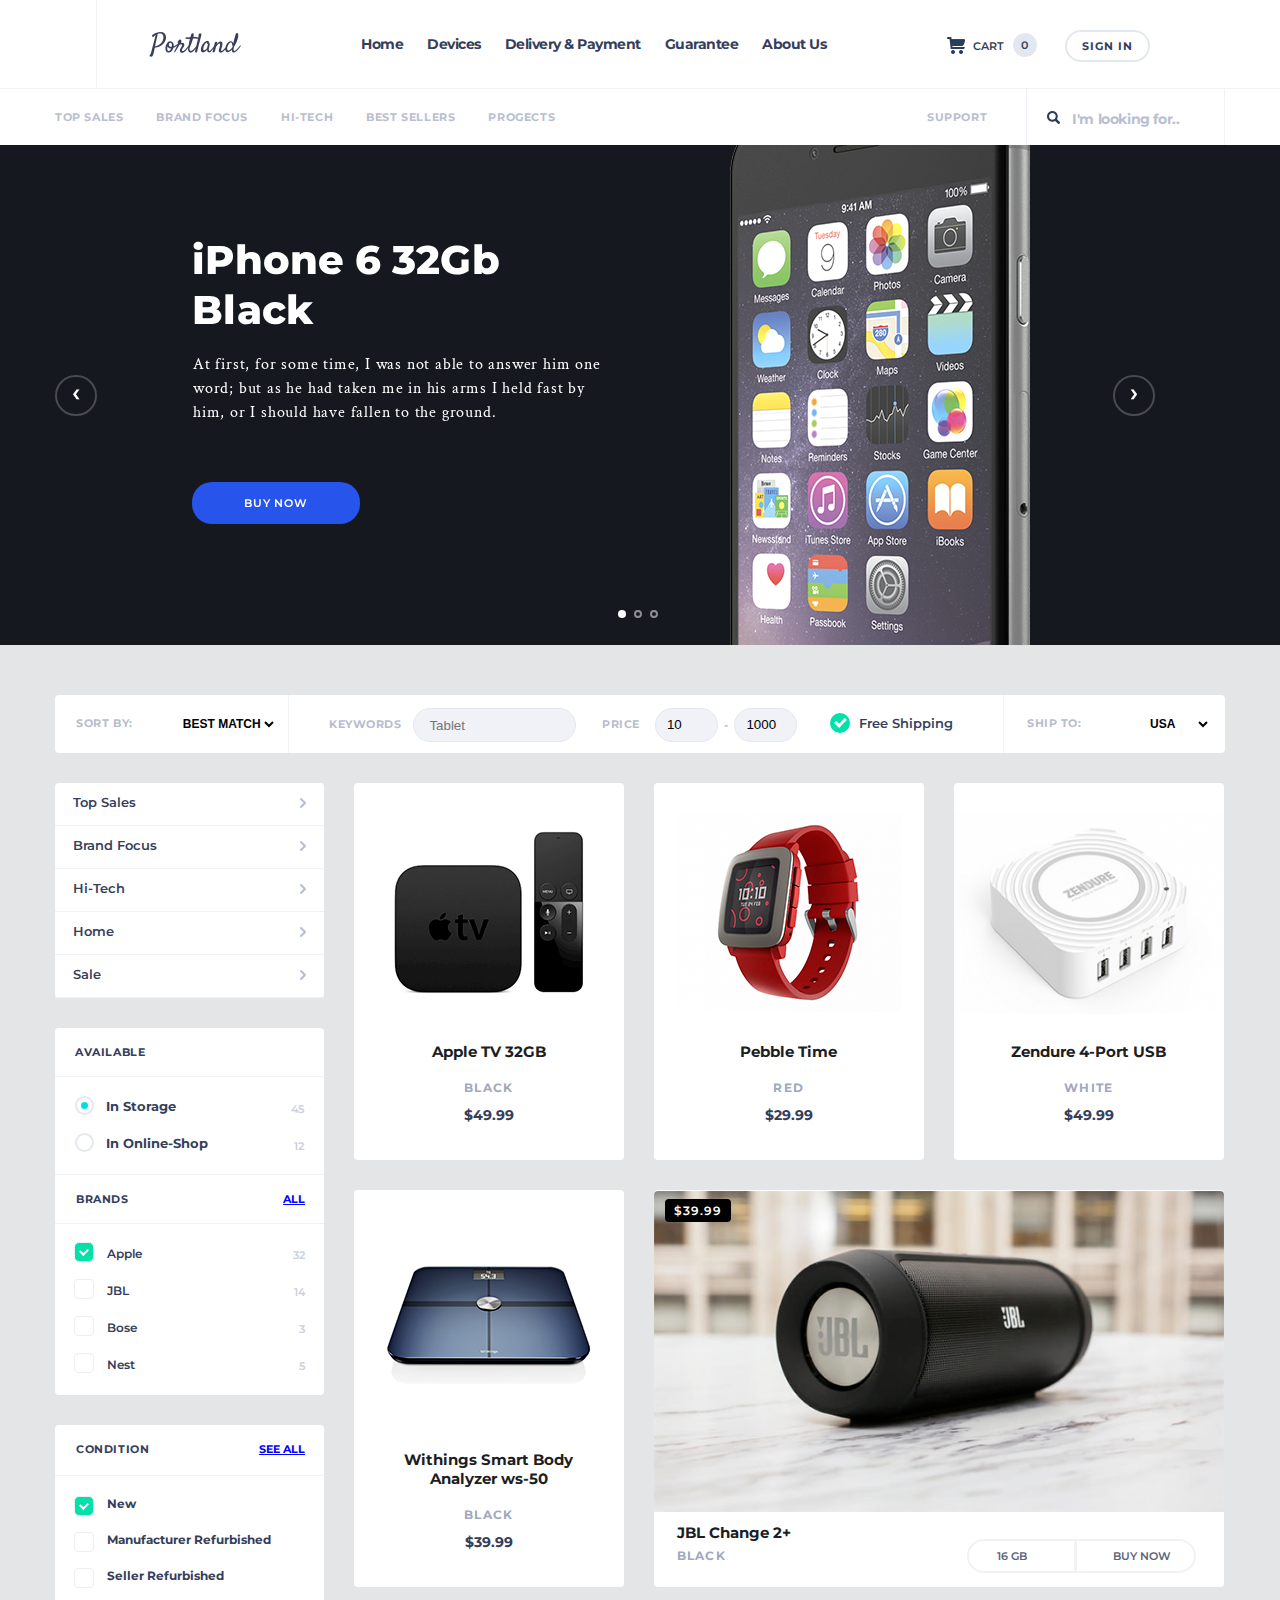
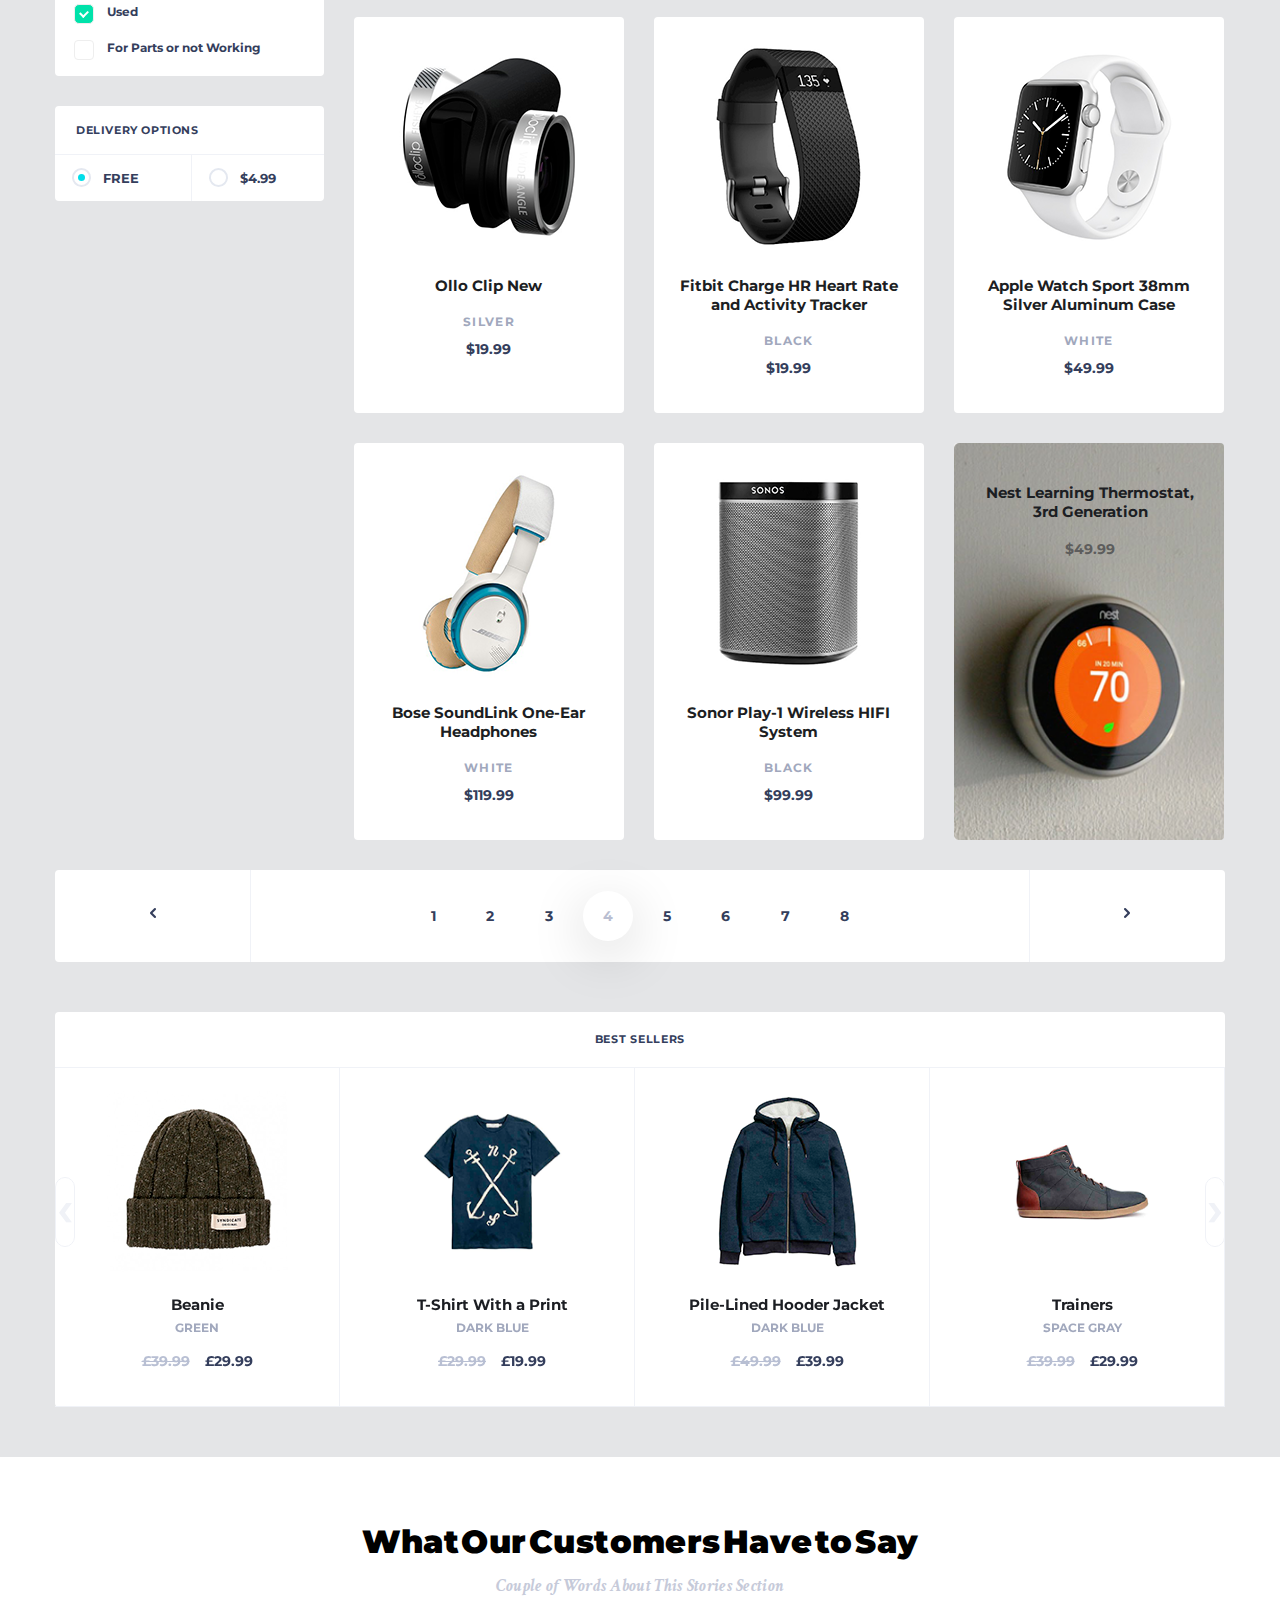
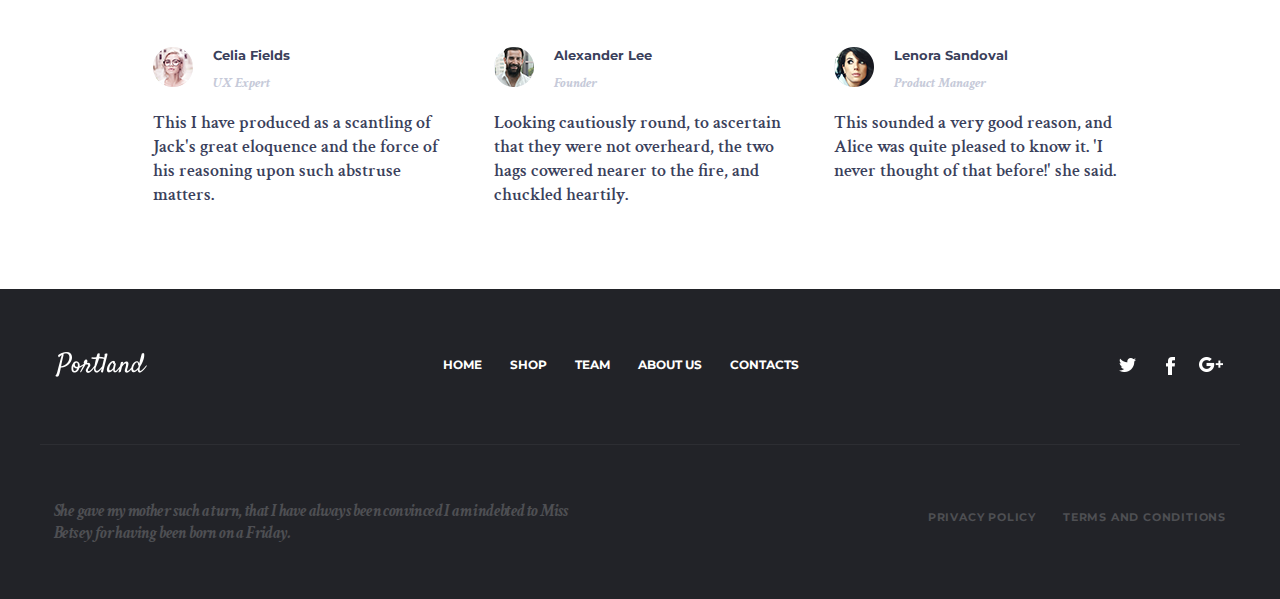
<file: index.html>
<!DOCTYPE html>
<html>
<head>
    <meta charset="utf-8">
    <meta http-equiv="X-UA-Compatible" content="IE=edge">
    <meta name="viewport" content="width=device-width, initial-scale=1">
    <link href="https://fonts.googleapis.com/css?family=Crimson+Text:400,400i,600,600i,700,700i|Montserrat:400,500,600,700,800,900" rel="stylesheet">
    <link rel="stylesheet" href="css/owl.carousel.min.css">
    <link rel="stylesheet" href="css/owl.theme.default.min.css">
    <link rel="stylesheet" href="css/nice-select.css">
    <title>Portland</title>
    <link href="./css/style.css" type="text/css" rel="stylesheet">
</head>
<body>
<header>
    <div class="main-menu">
        <div class="menu-up wrapper">
            <div class="logo-menu">
                <button class="logoMenuToggle">
                    <span></span>
                </button>
                <!--
                <a href="#"><div class="logoMenu"></div></a> -->
            </div>
            <div class="menuUpRight">
                <div class="logo">
                    <a href="#"><img src="./img/portland1.png"/></a>
                </div>
                <div class="link-menu">
                    <ul class="menu-item">
                        <li><a class="menu-link" href="#">Home</a></li>
                        <li><a class="menu-link" href="#">Devices</a></li>
                        <li><a class="menu-link" href="#">Delivery & Payment</a></li>
                        <li><a class="menu-link" href="#">Guarantee</a></li>
                        <li><a class="menu-link" href="#">About Us</a></li>
                    </ul>
                </div>
                <div class="cart-button">
                    <div class="cart">
                        <div class="cart-text">
                            <a href="#">cart</a>
                        </div>
                        <div class="bange"><p>0</p></div>
                    </div>
                    <a class="small-rounded-button" href="#">sign in</a>
                    <button class="link-menu-button">
                        <span></span>
                    </button>
                </div>
            </div>
        </div>
    </div>
    <div class="menu-bottom wrapper">
        <div class="links-bottom">
            <div class="links-list">
                <ul class="links-bottom-left">
                    <li><a href="#">top sales</a></li>
                    <li><a href="#">brand focus</a></li>
                    <li><a href="#">hi-tech</a></li>
                    <li><a href="#">best sellers</a></li>
                    <li><a href="#">progects</a></li>
                </ul>
                <ul class="links-bottom-right">
                    <li><a href="#">support</a></li>
                </ul>
            </div>
        </div>
        <div class="menu-search">
            <div class="menu-search-look">
                <input class="looking" type="search" placeholder="I'm looking for.."/>
            </div>
        </div>
    </div>
</header>
<div class="container">
    <div class="slideshow owl-carousel slideshow-top">
        <div class="slide" style="background-image: url('img/iphone6spacegray.png')">
            <div class="wrapper">
                <h1>iPhone 6 32Gb Black</h1>
                <p>
                    At first, for some time, I was not able to answer him one word; but as he had taken me in his arms I
                    held fast by him, or I should have fallen to the ground.
                </p>
                <a href="#">buy now</a>
            </div>
        </div>
        <div class="slide" style="background-image: url('img/iphone6spacegray.png')">
            <div class="wrapper">
                <h1>iPhone 6 32Gb Black</h1>
                <p>
                    At first, for some time, I was not able to answer him one word; but as he had taken me in his arms I
                    held fast by him, or I should have fallen to the ground.
                </p>
                <a href="#">buy now</a>
            </div>
        </div>
        <div class="slide" style="background-image: url('img/iphone6spacegray.png')">
            <div class="wrapper">
                <h1>iPhone 6 32Gb Black</h1>
                <p>
                    At first, for some time, I was not able to answer him one word; but as he had taken me in his arms I
                    held fast by him, or I should have fallen to the ground.
                </p>
                <a href="#">buy now</a>
            </div>
        </div>
    </div>
    <div class="wrapper">
        <div class="sort-placeholder">
            <div class="sortby">
                <p>Sort By:</p>
                <select>
                    <option>BEST MATCH</option>
                </select>
            </div>
            <div class="sort-placeholder-center">
                <div class="keywords">
                    <p>Keywords</p>
                    <input class="keywords-search" type="search" placeholder="Tablet"/>
                </div>
                <div class="price">
                    <p>price</p>
                    <div class="price-input">
                        <input class="price-number" type="number" min="0" value="10"/>
                        <p>-</p>
                        <input class="price-number" type="number" min="0" value="1000"/>
                    </div>
                </div>
                <div class="freeship">
                    <label class="freechec">Free Shipping
                        <input type="checkbox" checked="checked">
                        <span class="checkmark"></span>
                    </label>
                </div>
            </div>
            <div class="shipto">
                <p>ship to:</p>
                <select>
                    <option value="usa">USA</option>
                    <option value="ukraine">Ukraine</option>
                    <option value="russia">Russia</option>
                    <option value="poland">Poland</option>
                </select>
            </div>
        </div>
        <div class="filters-products clearfix">
            <div class="filters">
                <div class="filters-button-open"></div>
                <div class="menuleft">
                    <div class="menuleft-item">
                        <ul class="main-menu-list">
                            <li>
                                <div class="menu-list-item">
                                    <a href="#">Top Sales</a>
                                    <div class="openIconMenu">
                                        <div class="iconArrow"></div>
                                    </div>
                                </div>
                                <ul class="submenu">
                                    <li class="secondary-menu"></li>
                                    <li class="secondary-menu"></li>
                                    <li class="secondary-menu"></li>
                                </ul>
                            </li>
                            <li>
                                <div class="menu-list-item">
                                    <a href="#">Brand Focus</a>
                                    <div class="openIconMenu">
                                        <div class="iconArrow"></div>
                                    </div>
                                </div>
                                <ul class="submenu">
                                    <li class="secondary-menu"></li>
                                    <li class="secondary-menu"></li>
                                    <li class="secondary-menu"></li>
                                </ul>
                            </li>
                            <li>
                                <div class="menu-list-item">
                                    <a href="#">Hi-Tech</a>
                                    <div class="openIconMenu">
                                        <div class="iconArrow"></div>
                                    </div>
                                </div>
                                <ul class="submenu">
                                    <li class="secondary-menu"><a href="#">cell phones</a></li>
                                    <li class="secondary-menu"><a href="#">cameras</a></li>
                                    <li class="secondary-menu"><a href="#">computers</a></li>
                                    <li class="secondary-menu"><a href="#">tv,audio</a></li>
                                    <li class="secondary-menu"><a href="#">video games</a></li>
                                </ul>
                            </li>
                            <li>
                                <div class="menu-list-item">
                                    <a href="#">Home</a>
                                    <div class="openIconMenu">
                                        <div class="iconArrow"></div>
                                    </div>
                                </div>
                                <ul class="submenu">
                                    <li class="secondary-menu"></li>
                                    <li class="secondary-menu"></li>
                                    <li class="secondary-menu"></li>
                                </ul>
                            </li>
                            <li>
                                <div class="menu-list-item">
                                    <a href="#">Sale</a>
                                    <div class="openIconMenu">
                                        <div class="iconArrow"></div>
                                    </div>
                                </div>
                                <ul class="submenu">
                                    <li class="secondary-menu"></li>
                                    <li class="secondary-menu"></li>
                                    <li class="secondary-menu"></li>
                                </ul>
                            </li>
                        </ul>
                    </div>
                </div>
                <div class="available-brands">
                    <div class="available-up">
                        <h3>available</h3>
                    </div>
                    <div class="available-douwn">
                        <div class="available-douwn-check">
                            <div class="brand-item">
                                <label class="availcheck">In Storage
                                    <input type="radio" name="brand" checked="checked">
                                    <span class="checkdouwn"></span>
                                </label>
                                <p>45</p>
                            </div>
                            <div class="brand-item">
                                <label class="availcheck">In Online-Shop
                                    <input type="radio" name="brand">
                                    <span class="checkdouwn"></span>
                                </label>
                                <p>12</p>
                            </div>
                        </div>
                    </div>
                    <div class="brands-up">
                        <h3>brands</h3>
                        <a href="#">all</a>
                    </div>
                    <div class="brands-down">
                        <div class="brands-check">
                            <div class="brand-item">
                                <label class="brands-container">Apple
                                    <input type="checkbox" checked="checked">
                                    <span class="brands-checkmark"></span>
                                </label>
                                <p>32</p>
                            </div>
                            <div class="brand-item">
                                <label class="brands-container">JBL
                                    <input type="checkbox">
                                    <span class="brands-checkmark"></span>
                                </label>
                                <p>14</p>
                            </div>
                            <div class="brand-item">
                                <label class="brands-container">Bose
                                    <input type="checkbox">
                                    <span class="brands-checkmark"></span>
                                </label>
                                <p>3</p>
                            </div>
                            <div class="brand-item">
                                <label class="brands-container">Nest
                                    <input type="checkbox">
                                    <span class="brands-checkmark"></span>
                                </label>
                                <p>5</p>
                            </div>
                        </div>
                        <div class="brand-numb"></div>
                    </div>
                </div>
                <div class="condition">
                    <div class="condition-up">
                        <h3>condition</h3>
                        <a href="#">see all</a>
                    </div>
                    <div class="condition-down">
                        <div class=" condition-check">
                            <label class="condition-container">New
                                <input type="checkbox" checked="checked">
                                <span class="condition-checkmark"></span>
                            </label>
                            <label class="condition-container">Manufacturer Refurbished
                                <input type="checkbox">
                                <span class="condition-checkmark"></span>
                            </label>
                            <label class="condition-container">Seller Refurbished
                                <input type="checkbox">
                                <span class="condition-checkmark"></span>
                            </label>
                            <label class="condition-container">Used
                                <input type="checkbox" checked="checked">
                                <span class="condition-checkmark"></span>
                            </label>
                            <label class="condition-container">For Parts or not Working
                                <input type="checkbox">
                                <span class="condition-checkmark"></span>
                            </label>
                        </div>
                    </div>
                </div>
                <div class="delivery-options">
                    <div class="delivery-up">
                        <h3>delivery options</h3>
                    </div>
                    <div class="delivery-down">
                        <div class="delivery-check">
                            <div class="delivery-check-left">
                                <label class="availcheck">FREE
                                    <input type="radio" name="radio" checked="checked">
                                    <span class="checkdouwn"></span>
                                </label>
                            </div>
                            <div class="delivery-check-right">
                                <label class="availcheck">$4.99
                                    <input type="radio" name="radio">
                                    <span class="checkdouwn"></span>
                                </label>
                            </div>
                        </div>
                    </div>
                </div>
            </div>
            <div class="products-list">
                <div class="product">
                    <div class="product-img">
                        <img src="./img/aplleTv.png"/>
                    </div>
                    <div class="product-text">
                        <a href="#"><h3>Apple TV 32GB</h3></a>
                        <h5>black</h5>
                        <p>$49.99</p>
                    </div>
                </div>
                <div class="product">
                    <div class="product-img">
                        <img src="./img/pebbleTime.png"/>
                    </div>
                    <div class="product-text">
                        <a href="#"><h3>Pebble Time</h3></a>
                        <h5>red</h5>
                        <p>$29.99</p>
                    </div>
                </div>
                <div class="product">
                    <div class="product-img">
                        <img src="./img/zendure4PortUsb.png"/>
                    </div>
                    <div class="product-text">
                        <a href="#"><h3>Zendure 4-Port USB</h3></a>
                        <h5>white</h5>
                        <p>$49.99</p>
                    </div>
                </div>
                <div class="product">
                    <div class="product-img">
                        <img class="img-back" src="./img/withingsSmartBodyAnalyzer.png"/>
                    </div>
                    <div class="product-text">
                        <a href="#"><h3>Withings Smart Body Analyzer ws-50</h3></a>
                        <h5>black</h5>
                        <p>$39.99</p>
                    </div>
                </div>
                <div class="product-big">
                    <div class="product-big-img">
                        <img src="./img/jblChange.png"/>
                    </div>
                    <div class="product-big-text">
                        <div class="text-big-prod">
                            <a href="#"><h3>JBL Change 2+</h3></a>
                            <h5>black</h5>
                        </div>
                        <div class="ghost-button">
                            <a class="ghost-one" href="#">16 GB</a>
                            <a class="ghost-two" href="#">buy now</a>
                        </div>
                    </div>
                    <div class="price-top-black">
                        <p>$39.99</p>
                    </div>
                </div>
                <div class="product">
                    <div class="product-img">
                        <img src="./img/olloClipNew.png"/>
                    </div>
                    <div class="product-text">
                        <a href="#"><h3>Ollo Clip New</h3></a>
                        <h5>silver</h5>
                        <p>$19.99</p>
                    </div>
                </div>
                <div class="product">
                    <div class="product-img">
                        <img src="./img/fitbitChangeHeartRate.png"/>
                    </div>
                    <div class="product-text">
                        <a href="#"><h3>Fitbit Charge HR Heart Rate and Activity Tracker</h3></a>
                        <h5>black</h5>
                        <p>$19.99</p>
                    </div>
                </div>
                <div class="product">
                    <div class="product-img">
                        <img class="img-back" src="./img/appleWatchSport.png"/>
                    </div>
                    <div class="product-text">
                        <a href="#"><h3>Apple Watch Sport 38mm Silver Aluminum Case</h3></a>
                        <h5>white</h5>
                        <p>$49.99</p>
                    </div>
                </div>
                <div class="product">
                    <div class="product-img">
                        <img src="./img/boseSoundLink.png"/>
                    </div>
                    <div class="product-text">
                        <a href="#"><h3>Bose SoundLink One-Ear Headphones</h3></a>
                        <h5>white</h5>
                        <p>$119.99</p>
                    </div>
                </div>
                <div class="product">
                    <div class="product-img">
                        <img class="img-back" src="./img/sonorPlayWireless.png"/>
                    </div>
                    <div class="product-text">
                        <a href="#"><h3>Sonor Play-1 Wireless HIFI System</h3></a>
                        <h5>black</h5>
                        <p>$99.99</p>
                    </div>
                </div>
                <div class="product" style="background-image: url('./img/termostat3rdGenaration.png'); background-size: cover">
                    <div class="product-text">
                        <a href="#"><h3>Nest Learning Thermostat, 3rd Generation</h3></a>
                        <p>$49.99</p>
                    </div>
                </div>
            </div>
        </div>
        <div class="wrapper-paginator">
            <div class="paginator-next">
                <a href="#">
                    <div class="paginator-back-img"></div>
                </a>
            </div>
            <div class="paginator-pages">
                <a href="#">1</a>
                <a href="#">2</a>
                <a href="#">3</a>
                <a class="checked" href="#">4</a>
                <a href="#">5</a>
                <a href="#">6</a>
                <a href="#">7</a>
                <a href="#">8</a>
            </div>
            <div class="paginator-next">
                <a href="#">
                    <div class="paginator-back-img"></div>
                </a>
            </div>
        </div>
        <div class="wrapper-best-sellers">
            <div class="best-sellers-up">
                <p>best sellers</p>
            </div>
            <div class="best-sellers-down owl-carousel best-seller-slider">
                <div class="best-sellers-box">
                    <div class="sellers-foto">
                        <img src="./img/beanie.png"/>
                    </div>
                    <div class="product-text">
                        <a href="#">
                            <h3>Beanie</h3>
                        </a>
                        <h5>green</h5>
                        <div class="seller-text-down">
                            <p class="old-price">£39.99</p>
                            <p>£29.99</p>
                        </div>
                    </div>
                </div>
                <div class="best-sellers-box">
                    <div class="sellers-foto">
                        <img src="./img/shirtWithPrint.png"/>
                    </div>
                    <div class="product-text">
                        <a href="#">
                            <h3>T-Shirt With a Print</h3>
                        </a>
                        <h5>dark blue</h5>
                        <div class="seller-text-down">
                            <p class="old-price">£29.99</p>
                            <p>£19.99</p>
                        </div>
                    </div>
                </div>
                <div class="best-sellers-box">
                    <div class="sellers-foto">
                        <img src="./img/pileLinedHoodedJacket.png"/>
                    </div>
                    <div class="product-text">
                        <a href="#">
                            <h3>Pile-Lined Hooder Jacket</h3>
                        </a>
                        <h5>dark blue</h5>
                        <div class="seller-text-down">
                            <p class="old-price">£49.99</p>
                            <p>£39.99</p>
                        </div>
                    </div>
                </div>
                <div class="best-sellers-box">
                    <div class="sellers-foto">
                        <img src="./img/trainers.png"/>
                    </div>
                    <div class="product-text">
                        <a href="#">
                            <h3>Trainers</h3>
                        </a>
                        <h5>space gray</h5>
                        <div class="seller-text-down">
                            <p class="old-price">£39.99</p>
                            <p>£29.99</p>
                        </div>
                    </div>
                </div>
                <div class="best-sellers-box">
                    <div class="sellers-foto">
                        <img src="./img/shirtWithPrint.png"/>
                    </div>
                    <div class="product-text">
                        <a href="#">
                            <h3>T-Shirt With a Print</h3>
                        </a>
                        <h5>dark blue</h5>
                        <div class="seller-text-down">
                            <p class="old-price">£29.99</p>
                            <p>£19.99</p>
                        </div>
                    </div>
                </div>
            </div>
        </div>
    </div>
    <div class="testimoials">
        <div class="testimoials-head wrapper">
            <h2>What Our Customers Have to Say</h2>
            <p>Couple of Words About This Stories Section</p>
        </div>
        <div class="customers wrapper">
            <div class="customers-col">
                <div class="custom-icon">
                    <img src="./img/celia.png"/>
                </div>
                <div class="custom-lead">
                    <a href="#">
                        <h5>Celia Fields</h5>
                        <h6>UX Expert</h6>
                    </a>
                </div>
                <p>
                    This I have produced as a scantling of Jack's great eloquence and the force of his reasoning upon such abstruse matters.
                </p>
            </div>
            <div class="customers-col">
                <div class="custom-icon">
                    <img src="./img/alexander.png"/>
                </div>
                <div class="custom-lead">
                    <a href="#">
                        <h5>Alexander Lee</h5>
                        <h6>Founder</h6>
                    </a>
                </div>
                <p>
                    Looking cautiously round, to ascertain that  they were not overheard, the two hags cowered nearer to the fire, and chuckled heartily.
                </p>
            </div>
            <div class="customers-col">
                <div class="custom-icon">
                    <img src="./img/lenora.png"/>
                </div>
                <div class="custom-lead">
                    <a href="#">
                        <h5>Lenora Sandoval</h5>
                        <h6>Product Manager</h6>
                    </a>
                </div>
                <p>
                    This sounded a very good reason, and Alice was quite pleased to know it. 'I never thought of that before!' she said.
                </p>
            </div>

        </div>
    </div>
</div>
<footer>
    <div class="footer-head wrapper">
        <a href="#"><img src="./img/portland.png"/></a>
        <button class="rb-footToggle">
            <span></span>
        </button>
        <div class="footer-nav rb-footNav">
            <nav>
                <a href="#">home</a>
                <a href="#">shop</a>
                <a href="#">team</a>
                <a href="#">about us</a>
                <a href="#">contacts</a>
            </nav>
        </div>
        <div class="footer-socials">
            <nav>
                <a href="#" class="twitter"></a>
                <a href="#" class="facebook"></a>
                <a href="#" class="google"></a>
            </nav>
        </div>
    </div>
    <div class="footer-wrap wrapper">
        <div class="footer-wrap-text">
            <p>
                She gave my mother such a turn, that I have always been convinced I am indebted to Miss Betsey for having been born on a Friday.
            </p>
        </div>
        <div class="footer-privacy">
            <a href="#">privacy policy</a>
            <a href="#">terms and conditions</a>
        </div>
    </div>
</footer>
<script src="https://code.jquery.com/jquery-3.3.1.min.js"></script>
<script src="js/owl.carousel.min.js"></script>
<script src="js/main.js"></script>
<script src="js/jquery.nice-select.js"></script>
<div class="toTop"></div>
</body>
</html>
</file>
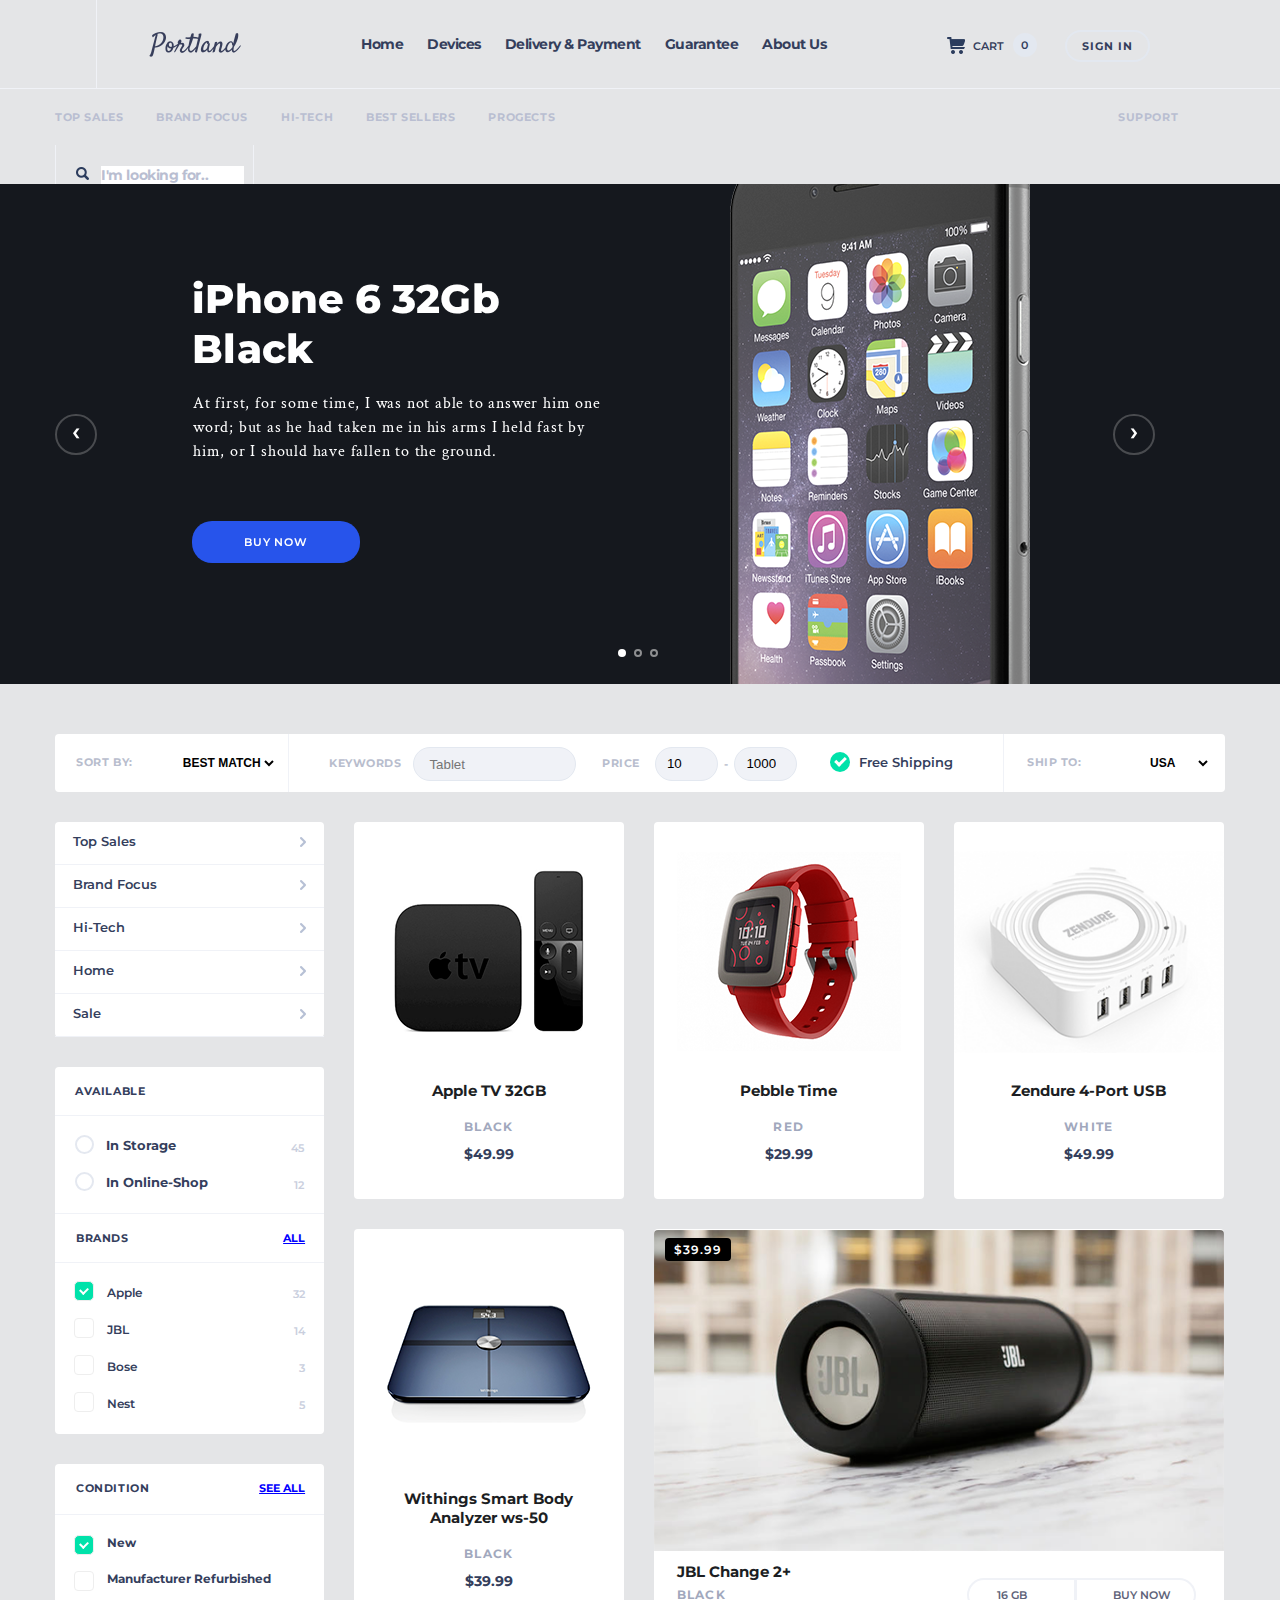
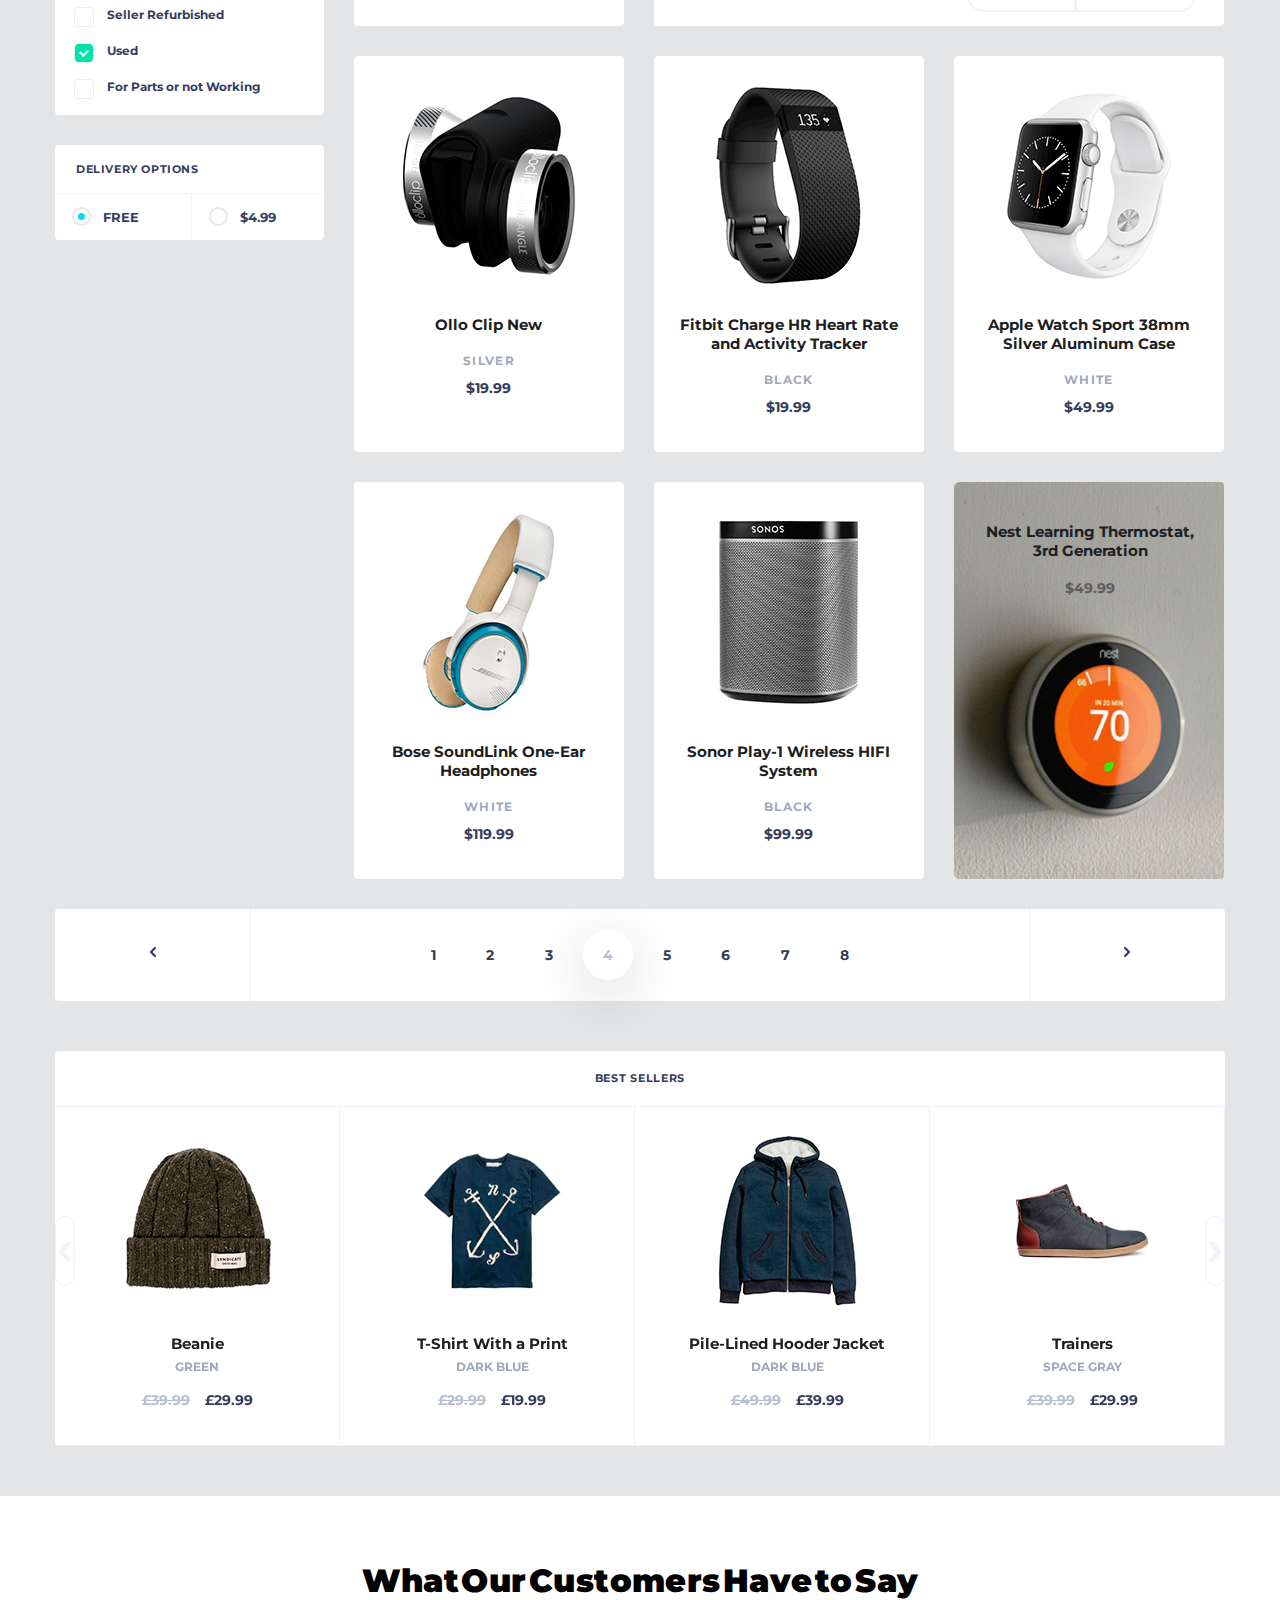
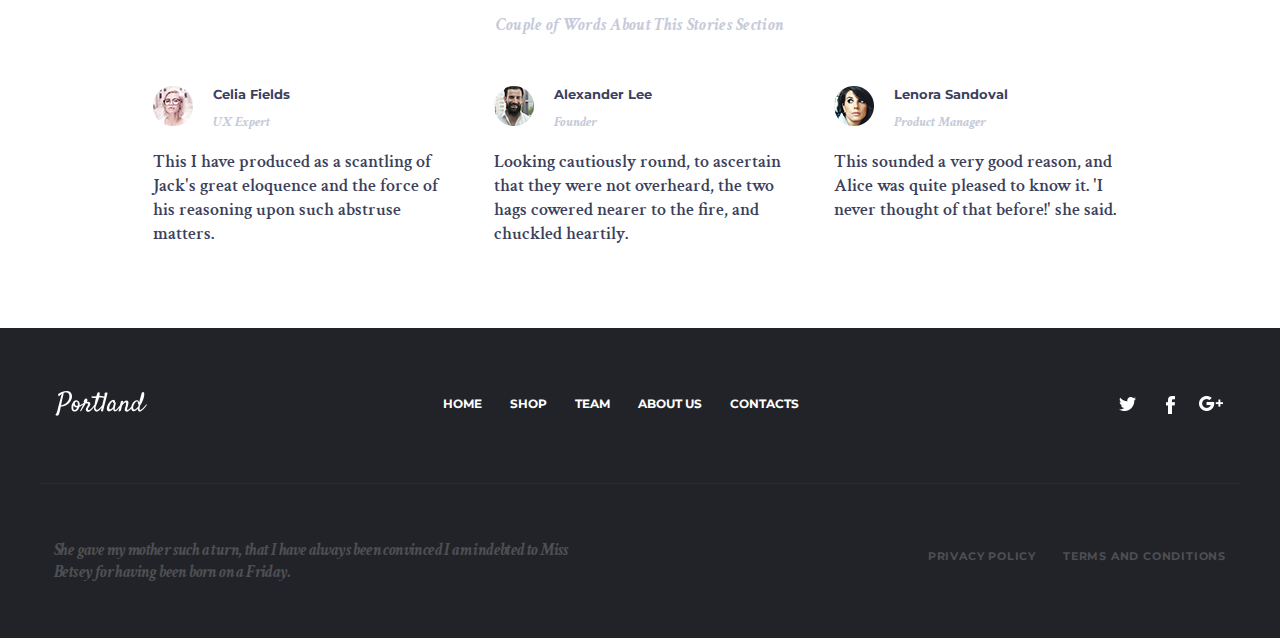
<file: Portland.html>
<!DOCTYPE html>
<html>
<head>
    <meta charset="utf-8">
    <meta http-equiv="X-UA-Compatible" content="IE=edge">
    <meta name="viewport" content="width=device-width, initial-scale=1">
    <link href="https://fonts.googleapis.com/css?family=Crimson+Text:400,400i,600,600i,700,700i|Montserrat:400,500,600,700,800,900" rel="stylesheet">
    <link rel="stylesheet" href="css/owl.carousel.min.css">
    <link rel="stylesheet" href="css/owl.theme.default.min.css">
    <link rel="stylesheet" href="css/nice-select.css">
    <title>Portland</title>
    <link href="./css/style.css" type="text/css" rel="stylesheet">
</head>
<body>
<div class="header">
    <div class="main-menu">
        <div class="menu-up wrapper">
            <div class="logo-menu">
                <button class="logoMenuToggle">
                    <span></span>
                </button>
                <!--
                <a href="#"><div class="logoMenu"></div></a> -->
            </div>
            <div class="menuUpRight">
                <div class="logo">
                    <a href="#"><img src="./img/portland1.png"/></a>
                </div>
                <div class="link-menu">
                    <ul class="menu-item">
                        <li><a class="menu-link" href="#">Home</a></li>
                        <li><a class="menu-link" href="#">Devices</a></li>
                        <li><a class="menu-link" href="#">Delivery & Payment</a></li>
                        <li><a class="menu-link" href="#">Guarantee</a></li>
                        <li><a class="menu-link" href="#">About Us</a></li>
                    </ul>
                </div>
                <div class="cart-button">
                    <div class="cart">
                        <div class="cart-text">
                            <a href="#">cart</a>
                        </div>
                        <div class="bange"><p>0</p></div>
                    </div>
                    <a class="small-rounded-button" href="#">sign in</a>
                    <button class="link-menu-button">
                        <span></span>
                    </button>
                </div>
            </div>
        </div>
    </div>
    <div class="menu-bottom wrapper">
        <div class="links-bottom">
            <div class="links-list">
                <ul class="links-bottom-left">
                    <li><a href="#">top sales</a></li>
                    <li><a href="#">brand focus</a></li>
                    <li><a href="#">hi-tech</a></li>
                    <li><a href="#">best sellers</a></li>
                    <li><a href="#">progects</a></li>
                </ul>
                <ul class="links-bottom-right">
                    <li><a href="#">support</a></li>
                </ul>
            </div>
        <div class="menu-search">
            <div class="menu-search-look">
                <input class="looking" type="search" placeholder="I'm looking for.."/>
            </div>
        </div>
    </div>
    </div>
</div>
<div class="slideshow owl-carousel slideshow-top">
    <div class="slide" style="background-image: url('img/iphone6spacegray.png')">
            <div class="wrapper">
                <h1>iPhone 6 32Gb Black</h1>
                <p>
                    At first, for some time, I was not able to answer him one word; but as he had taken me in his arms I
                    held fast by him, or I should have fallen to the ground.
                </p>
                <a href="#">buy now</a>
            </div>
        </div>
    <div class="slide" style="background-image: url('img/iphone6spacegray.png')">
            <div class="wrapper">
                <h1>iPhone 6 32Gb Black</h1>
                <p>
                    At first, for some time, I was not able to answer him one word; but as he had taken me in his arms I
                    held fast by him, or I should have fallen to the ground.
                </p>
                <a href="#">buy now</a>
            </div>
        </div>
    <div class="slide" style="background-image: url('img/iphone6spacegray.png')">
            <div class="wrapper">
                <h1>iPhone 6 32Gb Black</h1>
                <p>
                    At first, for some time, I was not able to answer him one word; but as he had taken me in his arms I
                    held fast by him, or I should have fallen to the ground.
                </p>
                <a href="#">buy now</a>
            </div>
        </div>
    </div>
    <div class="wrapper">
        <div class="sort-placeholder">
            <div class="sortby">
                <p>Sort By:</p>
                <select>
                    <option>BEST MATCH</option>
                </select>
            </div>
            <div class="sort-placeholder-center">
                <div class="keywords">
                    <p>Keywords</p>
                    <input class="keywords-search" type="search" placeholder="Tablet"/>
                </div>
                <div class="price">
                    <p>price</p>
                    <div class="price-input">
                        <input class="price-number" type="number" min="0" value="10"/>
                        <p>-</p>
                        <input class="price-number" type="number" min="0" value="1000"/>
                    </div>
                </div>
                <div class="freeship">
                    <label class="freechec">Free Shipping
                        <input type="checkbox" checked="checked">
                        <span class="checkmark"></span>
                    </label>
                </div>
            </div>
            <div class="shipto">
                <p>ship to:</p>
                    <select>
                        <option value="usa">USA</option>
                        <option value="ukraine">Ukraine</option>
                        <option value="russia">Russia</option>
                        <option value="poland">Poland</option>
                    </select>
            </div>
        </div>
        <div class="filters-products clearfix">
            <div class="filters">
                <div class="filters-button-open"></div>
                <div class="menuleft">
                    <div class="menuleft-item">
                        <ul class="main-menu-list">
                            <li>
                                <div class="menu-list-item">
                                    <a href="#">Top Sales</a>
                                    <div class="openIconMenu">
                                        <div class="iconArrow"></div>
                                    </div>
                                </div>
                                <ul class="submenu">
                                    <li class="secondary-menu"></li>
                                    <li class="secondary-menu"></li>
                                    <li class="secondary-menu"></li>
                                </ul>
                            </li>
                            <li>
                                <div class="menu-list-item">
                                    <a href="#">Brand Focus</a>
                                    <div class="openIconMenu">
                                        <div class="iconArrow"></div>
                                    </div>
                                </div>
                                <ul class="submenu">
                                    <li class="secondary-menu"></li>
                                    <li class="secondary-menu"></li>
                                    <li class="secondary-menu"></li>
                                </ul>
                            </li>
                            <li>
                                <div class="menu-list-item">
                                    <a href="#">Hi-Tech</a>
                                    <div class="openIconMenu">
                                        <div class="iconArrow"></div>
                                    </div>
                                </div>
                                <ul class="submenu">
                                    <li class="secondary-menu"><a href="#">cell phones</a></li>
                                    <li class="secondary-menu"><a href="#">cameras</a></li>
                                    <li class="secondary-menu"><a href="#">computers</a></li>
                                    <li class="secondary-menu"><a href="#">tv,audio</a></li>
                                    <li class="secondary-menu"><a href="#">video games</a></li>
                                </ul>
                            </li>
                            <li>
                                <div class="menu-list-item">
                                    <a href="#">Home</a>
                                    <div class="openIconMenu">
                                        <div class="iconArrow"></div>
                                    </div>
                                </div>
                                <ul class="submenu">
                                    <li class="secondary-menu"></li>
                                    <li class="secondary-menu"></li>
                                    <li class="secondary-menu"></li>
                                </ul>
                            </li>
                            <li>
                                <div class="menu-list-item">
                                    <a href="#">Sale</a>
                                    <div class="openIconMenu">
                                        <div class="iconArrow"></div>
                                    </div>
                                </div>
                                <ul class="submenu">
                                    <li class="secondary-menu"></li>
                                    <li class="secondary-menu"></li>
                                    <li class="secondary-menu"></li>
                                </ul>
                            </li>
                        </ul>
                    </div>
                </div>
                <div class="available-brands">
                    <div class="available-up">
                        <h3>available</h3>
                    </div>
                    <div class="available-douwn">
                        <div class="available-douwn-check">
                            <div class="brand-item">
                                <label class="availcheck">In Storage
                                    <input type="radio" name="radio" checked="checked">
                                    <span class="checkdouwn"></span>
                                </label>
                                <p>45</p>
                            </div>
                            <div class="brand-item">
                                <label class="availcheck">In Online-Shop
                                    <input type="radio" name="radio">
                                    <span class="checkdouwn"></span>
                                </label>
                                <p>12</p>
                            </div>
                        </div>
                    </div>
                    <div class="brands-up">
                        <h3>brands</h3>
                        <a href="#">all</a>
                    </div>
                    <div class="brands-down">
                        <div class="brands-check">
                            <div class="brand-item">
                                <label class="brands-container">Apple
                                    <input type="checkbox" checked="checked">
                                    <span class="brands-checkmark"></span>
                                </label>
                                <p>32</p>
                            </div>
                            <div class="brand-item">
                            <label class="brands-container">JBL
                                <input type="checkbox">
                                <span class="brands-checkmark"></span>
                            </label>
                                <p>14</p>
                            </div>
                            <div class="brand-item">
                                <label class="brands-container">Bose
                                <input type="checkbox">
                                <span class="brands-checkmark"></span>
                            </label>
                                <p>3</p>
                            </div>
                            <div class="brand-item">
                            <label class="brands-container">Nest
                                <input type="checkbox">
                                <span class="brands-checkmark"></span>
                            </label>
                                <p>5</p>
                            </div>
                        </div>
                        <div class="brand-numb"></div>
                    </div>
                </div>
                <div class="condition">
                    <div class="condition-up">
                        <h3>condition</h3>
                        <a href="#">see all</a>
                    </div>
                    <div class="condition-down">
                        <div class=" condition-check">
                            <label class="condition-container">New
                                <input type="checkbox" checked="checked">
                                <span class="condition-checkmark"></span>
                            </label>

                            <label class="condition-container">Manufacturer Refurbished
                                <input type="checkbox">
                                <span class="condition-checkmark"></span>
                            </label>

                            <label class="condition-container">Seller Refurbished
                                <input type="checkbox">
                                <span class="condition-checkmark"></span>
                            </label>

                            <label class="condition-container">Used
                                <input type="checkbox" checked="checked">
                                <span class="condition-checkmark"></span>
                            </label>

                            <label class="condition-container">For Parts or not Working
                                <input type="checkbox">
                                <span class="condition-checkmark"></span>
                            </label>
                        </div>
                    </div>
                </div>
                <div class="delivery-options">
                    <div class="delivery-up">
                        <h3>delivery options</h3>
                    </div>
                    <div class="delivery-down">
                        <div class="delivery-check">
                            <div class="delivery-check-left">
                                <label class="availcheck">FREE
                                    <input type="radio" name="radio" checked="checked">
                                    <span class="checkdouwn"></span>
                                </label>
                            </div>
                            <div class="delivery-check-right">
                                <label class="availcheck">$4.99
                                    <input type="radio" name="radio">
                                    <span class="checkdouwn"></span>
                                </label>
                            </div>
                        </div>
                    </div>
                </div>
            </div>
            <div class="products-list">
                <div class="product">
                    <div class="product-img">
                        <img src="./img/aplleTv.png"/>
                    </div>
                    <div class="product-text">
                        <a href="#"><h3>Apple TV 32GB</h3></a>
                        <h5>black</h5>
                        <p>$49.99</p>
                    </div>
                </div>
                <div class="product">
                    <div class="product-img">
                        <img src="./img/pebbleTime.png"/>
                    </div>
                    <div class="product-text">
                        <a href="#"><h3>Pebble Time</h3></a>
                        <h5>red</h5>
                        <p>$29.99</p>
                    </div>
                </div>
                <div class="product">
                    <div class="product-img">
                        <img src="./img/zendure4PortUsb.png"/>
                    </div>
                    <div class="product-text">
                        <a href="#"><h3>Zendure 4-Port USB</h3></a>
                        <h5>white</h5>
                        <p>$49.99</p>
                    </div>
                </div>
                <div class="product">
                    <div class="product-img">
                        <img class="img-back" src="./img/withingsSmartBodyAnalyzer.png"/>
                    </div>
                    <div class="product-text">
                        <a href="#"><h3>Withings Smart Body Analyzer ws-50</h3></a>
                        <h5>black</h5>
                        <p>$39.99</p>
                    </div>
                </div>
                <div class="product-big">
                    <div class="product-big-img">
                    <img src="./img/jblChange.png"/>
                    </div>
                    <div class="product-big-text">
                        <div class="text-big-prod">
                            <a href="#"><h3>JBL Change 2+</h3></a>
                            <h5>black</h5>
                        </div>
                        <div class="ghost-button">
                            <a class="ghost-one" href="#">16 GB</a>
                            <a class="ghost-two" href="#">buy now</a>
                        </div>
                    </div>
                    <div class="price-top-black">
                        <p>$39.99</p>
                    </div>
                </div>
                <div class="product">
                    <div class="product-img">
                        <img src="./img/olloClipNew.png"/>
                    </div>
                    <div class="product-text">
                        <a href="#"><h3>Ollo Clip New</h3></a>
                        <h5>silver</h5>
                        <p>$19.99</p>
                    </div>
                </div>
                <div class="product">
                    <div class="product-img">
                        <img src="./img/fitbitChangeHeartRate.png"/>
                    </div>
                    <div class="product-text">
                        <a href="#"><h3>Fitbit Charge HR Heart Rate and Activity Tracker</h3></a>
                        <h5>black</h5>
                        <p>$19.99</p>
                    </div>
                </div>
                <div class="product">
                    <div class="product-img">
                        <img class="img-back" src="./img/appleWatchSport.png"/>
                    </div>
                    <div class="product-text">
                        <a href="#"><h3>Apple Watch Sport 38mm Silver Aluminum Case</h3></a>
                        <h5>white</h5>
                        <p>$49.99</p>
                    </div>
                </div>
                <div class="product">
                    <div class="product-img">
                        <img src="./img/boseSoundLink.png"/>
                    </div>
                    <div class="product-text">
                        <a href="#"><h3>Bose SoundLink One-Ear Headphones</h3></a>
                        <h5>white</h5>
                        <p>$119.99</p>
                    </div>
                </div>
                <div class="product">
                    <div class="product-img">
                    <img class="img-back" src="./img/sonorPlayWireless.png"/>
                    </div>
                    <div class="product-text">
                        <a href="#"><h3>Sonor Play-1 Wireless HIFI System</h3></a>
                        <h5>black</h5>
                        <p>$99.99</p>
                    </div>
                </div>
                <div class="product" style="background-image: url('./img/termostat3rdGenaration.png'); background-size: cover">
                    <div class="product-text">
                        <a href="#"><h3>Nest Learning Thermostat, 3rd Generation</h3></a>
                        <p>$49.99</p>
                    </div>
                </div>
            </div>
        </div>
        <div class="wrapper-paginator">
            <div class="paginator-next">
                <a href="#">
                    <div class="paginator-back-img"></div>
                </a>
            </div>
            <div class="paginator-pages">
                <a href="#">1</a>
                <a href="#">2</a>
                <a href="#">3</a>
                <a class="checked" href="#">4</a>
                <a href="#">5</a>
                <a href="#">6</a>
                <a href="#">7</a>
                <a href="#">8</a>
            </div>
            <div class="paginator-next">
                <a href="#">
                    <div class="paginator-back-img"></div>
                </a>
            </div>
        </div>
        <div class="wrapper-best-sellers">
            <div class="best-sellers-up">
                <p>best sellers</p>
            </div>
            <div class="best-sellers-down owl-carousel best-seller-slider">
                <div class="best-sellers-box">
                    <div class="sellers-foto">
                        <img src="./img/beanie.png"/>
                    </div>
                    <div class="product-text">
                        <a href="#">
                            <h3>Beanie</h3>
                        </a>
                        <h5>green</h5>
                        <div class="seller-text-down">
                            <p class="old-price">£39.99</p>
                            <p>£29.99</p>
                        </div>
                    </div>
                </div>
                <div class="best-sellers-box">
                    <div class="sellers-foto">
                        <img src="./img/shirtWithPrint.png"/>
                    </div>
                    <div class="product-text">
                        <a href="#">
                            <h3>T-Shirt With a Print</h3>
                        </a>
                        <h5>dark blue</h5>
                        <div class="seller-text-down">
                            <p class="old-price">£29.99</p>
                            <p>£19.99</p>
                        </div>
                    </div>
                </div>
                <div class="best-sellers-box">
                    <div class="sellers-foto">
                        <img src="./img/pileLinedHoodedJacket.png"/>
                    </div>
                    <div class="product-text">
                        <a href="#">
                            <h3>Pile-Lined Hooder Jacket</h3>
                        </a>
                        <h5>dark blue</h5>
                        <div class="seller-text-down">
                            <p class="old-price">£49.99</p>
                            <p>£39.99</p>
                        </div>
                    </div>
                </div>
                <div class="best-sellers-box">
                    <div class="sellers-foto">
                        <img src="./img/trainers.png"/>
                    </div>
                    <div class="product-text">
                        <a href="#">
                            <h3>Trainers</h3>
                        </a>
                        <h5>space gray</h5>
                        <div class="seller-text-down">
                            <p class="old-price">£39.99</p>
                            <p>£29.99</p>
                        </div>
                    </div>
                </div>
                <div class="best-sellers-box">
                    <div class="sellers-foto">
                        <img src="./img/shirtWithPrint.png"/>
                    </div>
                    <div class="product-text">
                        <a href="#">
                            <h3>T-Shirt With a Print</h3>
                        </a>
                        <h5>dark blue</h5>
                        <div class="seller-text-down">
                            <p class="old-price">£29.99</p>
                            <p>£19.99</p>
                        </div>
                    </div>
                </div>
            </div>
        </div>
    </div>
    <div class="testimoials">
        <div class="testimoials-head wrapper">
            <h2>What Our Customers Have to Say</h2>
            <p>Couple of Words About This Stories Section</p>
        </div>
        <div class="customers wrapper">
            <div class="customers-col">
                <div class="custom-icon">
                    <img src="./img/celia.png"/>
                </div>
                <div class="custom-lead">
                <a href="#">
                    <h5>Celia Fields</h5>
                    <h6>UX Expert</h6>
                </a>
                </div>
                <p>
                    This I have produced as a scantling of Jack's great eloquence and the force of his reasoning upon such abstruse matters.
                </p>
            </div>
            <div class="customers-col">
                <div class="custom-icon">
                    <img src="./img/alexander.png"/>
                </div>
                <div class="custom-lead">
                    <a href="#">
                        <h5>Alexander Lee</h5>
                        <h6>Founder</h6>
                    </a>
                </div>
                <p>
                    Looking cautiously round, to ascertain that  they were not overheard, the two hags cowered nearer to the fire, and chuckled heartily.
                </p>
            </div>
            <div class="customers-col">
                <div class="custom-icon">
                    <img src="./img/lenora.png"/>
                </div>
                <div class="custom-lead">
                    <a href="#">
                        <h5>Lenora Sandoval</h5>
                        <h6>Product Manager</h6>
                    </a>
                </div>
                <p>
                    This sounded a very good reason, and Alice was quite pleased to know it. 'I never thought of that before!' she said.
                </p>
            </div>

        </div>
    </div>
    <footer>
        <div class="footer-head wrapper">
            <a href="#"><img src="./img/portland.png"/></a>
            <button class="rb-footToggle">
                <span></span>
            </button>
            <div class="footer-nav rb-footNav">
                <nav>
                    <a href="#">home</a>
                    <a href="#">shop</a>
                    <a href="#">team</a>
                    <a href="#">about us</a>
                    <a href="#">contacts</a>
                </nav>
            </div>
            <div class="footer-socials">
                <nav>
                    <a href="#" class="twitter"></a>
                    <a href="#" class="facebook"></a>
                    <a href="#" class="google"></a>
                </nav>
            </div>
        </div>
        <div class="footer-wrap wrapper">
            <div class="footer-wrap-text">
                <p>
                    She gave my mother such a turn, that I have always been convinced I am indebted to Miss Betsey for having been born on a Friday.
                </p>
            </div>
            <div class="footer-privacy">
                <a href="#">privacy policy</a>
                <a href="#">terms and conditions</a>
            </div>
        </div>
    </footer>
<script src="https://code.jquery.com/jquery-3.3.1.min.js"></script>
<script src="js/owl.carousel.min.js"></script>
<script src="js/main.js"></script>
<script src="js/jquery.js"></script>
<script src="js/jquery.nice-select.js"></script>
<div class="toTop"></div>
</body>
</html>
</file>
<file: css/nice-select.css>
.nice-select {
  -webkit-tap-highlight-color: transparent;
  background-color: #fff;
  border-radius: 5px;
  border: solid 1px #e8e8e8;
  box-sizing: border-box;
  clear: both;
  cursor: pointer;
  display: block;
  float: left;
  font-family: inherit;
  font-size: 14px;
  font-weight: normal;
  height: 42px;
  line-height: 40px;
  outline: none;
  padding-left: 18px;
  padding-right: 30px;
  position: relative;
  text-align: left !important;
  -webkit-transition: all 0.2s ease-in-out;
  transition: all 0.2s ease-in-out;
  -webkit-user-select: none;
     -moz-user-select: none;
      -ms-user-select: none;
          user-select: none;
  white-space: nowrap;
  width: auto; }
  .nice-select:hover {
    border-color: #dbdbdb; }
  .nice-select:active, .nice-select.open, .nice-select:focus {
    border-color: #999; }
  .nice-select:after {
    border-bottom: 2px solid #999;
    border-right: 2px solid #999;
    content: '';
    display: block;
    height: 5px;
    margin-top: -4px;
    pointer-events: none;
    position: absolute;
    right: 12px;
    top: 50%;
    -webkit-transform-origin: 66% 66%;
        -ms-transform-origin: 66% 66%;
            transform-origin: 66% 66%;
    -webkit-transform: rotate(45deg);
        -ms-transform: rotate(45deg);
            transform: rotate(45deg);
    -webkit-transition: all 0.15s ease-in-out;
    transition: all 0.15s ease-in-out;
    width: 5px; }
  .nice-select.open:after {
    -webkit-transform: rotate(-135deg);
        -ms-transform: rotate(-135deg);
            transform: rotate(-135deg); }
  .nice-select.open .list {
    opacity: 1;
    pointer-events: auto;
    -webkit-transform: scale(1) translateY(0);
        -ms-transform: scale(1) translateY(0);
            transform: scale(1) translateY(0); }
  .nice-select.disabled {
    border-color: #ededed;
    color: #999;
    pointer-events: none; }
    .nice-select.disabled:after {
      border-color: #cccccc; }
  .nice-select.wide {
    width: 100%; }
    .nice-select.wide .list {
      left: 0 !important;
      right: 0 !important; }
  .nice-select.right {
    float: right; }
    .nice-select.right .list {
      left: auto;
      right: 0; }
  .nice-select.small {
    font-size: 12px;
    height: 36px;
    line-height: 34px; }
    .nice-select.small:after {
      height: 4px;
      width: 4px; }
    .nice-select.small .option {
      line-height: 34px;
      min-height: 34px; }
  .nice-select .list {
    background-color: #fff;
    border-radius: 5px;
    box-shadow: 0 0 0 1px rgba(68, 68, 68, 0.11);
    box-sizing: border-box;
    margin-top: 4px;
    opacity: 0;
    overflow: hidden;
    padding: 0;
    pointer-events: none;
    position: absolute;
    top: 100%;
    left: 0;
    -webkit-transform-origin: 50% 0;
        -ms-transform-origin: 50% 0;
            transform-origin: 50% 0;
    -webkit-transform: scale(0.75) translateY(-21px);
        -ms-transform: scale(0.75) translateY(-21px);
            transform: scale(0.75) translateY(-21px);
    -webkit-transition: all 0.2s cubic-bezier(0.5, 0, 0, 1.25), opacity 0.15s ease-out;
    transition: all 0.2s cubic-bezier(0.5, 0, 0, 1.25), opacity 0.15s ease-out;
    z-index: 9; }
    .nice-select .list:hover .option:not(:hover) {
      background-color: transparent !important; }
  .nice-select .option {
    cursor: pointer;
    font-weight: 400;
    line-height: 40px;
    list-style: none;
    min-height: 40px;
    outline: none;
    padding-left: 18px;
    padding-right: 29px;
    text-align: left;
    -webkit-transition: all 0.2s;
    transition: all 0.2s; }
    .nice-select .option:hover, .nice-select .option.focus, .nice-select .option.selected.focus {
      background-color: #f6f6f6; }
    .nice-select .option.selected {
      font-weight: bold; }
    .nice-select .option.disabled {
      background-color: transparent;
      color: #999;
      cursor: default; }

.no-csspointerevents .nice-select .list {
  display: none; }

.no-csspointerevents .nice-select.open .list {
  display: block; }
</file>
<file: css/style.css>
* {
  margin: 0;
  padding: 0;
  box-sizing: border-box; }

a, abbr, acronym, address, article, aside,
blockquote, body, code, dd, del, details,
dfn, dialog, div, dl, dt, em,
fieldset, figcaption, figure, footer, form,
h1, h2, h3, h4, h5, h6, header, hgroup, html,
iframe, img, label, legend,
li, menu, nav, object, ol, p, pre, q, section,
span, summary, ul {
  margin: 0;
  padding: 0;
  border: 0; }

body {
  font-family: 'Montserrat', sans-serif;
  background: #e4e5e7;
  color: #343e5c; }

header {
  background: #fff; }

.main-menu {
  border-bottom: 1px solid #f0f2f7; }

a {
  text-decoration: none;
  color: #343e5c; }

h5 {
  font-size: 12px;
  font-weight: 700;
  color: #a1a8bd;
  text-transform: uppercase;
  letter-spacing: 1.3px; }

.menu-up, .cart-button {
  display: flex;
  flex-flow: row wrap;
  justify-content: space-between; }

.logo-menu {
  border-right: 1px solid #f0f2f7;
  padding: 3.3% 3.5% 3.2% 0; }

.logoMenuToggle {
  display: none; }

/*.logoMenu {
  background: url('../img/sprite.png') no-repeat -156px -5px;
  width: 20px;
  height: 14px;
  display: none;
}*/
.menuUpRight {
  width: 92%;
  display: flex;
  justify-content: space-between;
  padding: 30px 0 26px 0; }

.logo {
  padding: 2px 0 0 0; }

.logoImage {
  background: url("../img/sprite.png") no-repeat -41px 0;
  width: 92px;
  height: 25px; }

ul.menu-item,
.cart {
  list-style-type: none;
  display: flex;
  flex-flow: row wrap;
  justify-content: space-between;
  font-weight: 600; }

.link-menu {
  padding: 4px 35px 0; }
  .link-menu li {
    margin: 0 12px; }

a.menu-link {
  color: #343e5c;
  font-size: 14px;
  font-weight: 700;
  letter-spacing: -0.5px; }

.cart {
  padding: 0 28px 0 0;
  position: relative; }

.bange {
  border-radius: 50px;
  background: #e3e8f0;
  width: 24px;
  height: 24px;
  text-align: center;
  margin: 3px 0 0 1px; }
  .bange p {
    font-size: 11px;
    font-weight: 600;
    margin: 5px 0 0 0; }

.cart-text {
  text-transform: uppercase;
  font-size: 11px;
  padding: 3px 8px 0 0; }
  .cart-text a {
    padding: 0 0 0 5px; }
  .cart-text:before {
    content: '';
    background: url("../img/sprite.png") no-repeat 0 0;
    width: 18px;
    height: 17px;
    margin: 4px 0 -4px 0;
    display: inline-block; }

.small-rounded-button {
  border: 2px solid #e3e8f0;
  font-size: 11px;
  border-radius: 50px;
  font-weight: 700;
  text-align: center;
  text-transform: uppercase;
  padding: 7px 15px;
  letter-spacing: 1px;
  margin-right: 45px; }

.small-rounded-button:hover, .ghost-one:hover, .ghost-two:hover, .slideshow .wrapper a:hover {
  background: #e3e8f0;
  color: blue; }

.link-menu-button {
  display: block;
  position: relative;
  width: 30px;
  height: 30px;
  z-index: 20;
  border: none;
  background: none; }

.menu-bottom {
  display: flex; }

.links-bottom {
  display: flex;
  flex-flow: row wrap;
  justify-content: space-between;
  width: 100%; }
  .links-bottom a {
    font-size: 11px;
    font-weight: 700;
    letter-spacing: 0.6px;
    text-transform: uppercase;
    color: #b9bed1; }

.links-list {
  padding: 17px 0 20px 0;
  width: 96%; }

ul.links-bottom-left {
  list-style-type: none;
  display: inline-block; }
  ul.links-bottom-left li {
    margin: 0 29px 0 0;
    display: inline-block; }
    ul.links-bottom-left li:last-child {
      margin: 0; }

ul.links-bottom-right {
  list-style-type: none;
  float: right; }

ul.links-bottom-left a:hover, ul.links-bottom-right a:hover {
  color: #343e5c; }

.menu-search {
  max-width: 17%;
  border-left: 1px solid #f0f2f7;
  border-right: 1px solid #f0f2f7;
  padding: 0 4px 0 20px; }

.menu-search-look {
  display: inline-block; }
  .menu-search-look:before {
    content: '';
    background: url("../img/sprite.png") no-repeat -199px -8px;
    width: 13px;
    height: 13px;
    display: inline-block;
    margin: 22px 8px 0 0; }
  .menu-search-look input::-webkit-input-placeholder {
    color: #b9bed1; }

.looking {
  border: none;
  font-family: 'Montserrat', sans-serif;
  font-size: 14px;
  font-weight: 700;
  width: 83%;
  letter-spacing: -0.4px; }

.container {
  max-width: 100%; }

/*-------------------------------------------------SLIDESHOW--------------------------------*/
.slideshow {
  background: #18191d;
  margin-bottom: 50px; }

.slide {
  max-width: 1400px;
  background-size: cover;
  background: no-repeat center;
  height: 500px;
  margin: 0 auto; }

.slideshow .wrapper {
  color: #fff;
  padding: 7% 0 0 15%;
  margin: 0;
  top: 19.4%;
  left: 16.9%;
  width: 48%; }
  .slideshow .wrapper h1 {
    width: 90%;
    font-size: 40px;
    font-weight: 800;
    letter-spacing: 0.3px;
    line-height: 50.4px;
    word-spacing: -2px;
    margin: 0 0 18px 0; }
  .slideshow .wrapper a {
    display: inline-block;
    font-size: 11px;
    font-weight: 600;
    letter-spacing: 0.8px;
    background: #2754eb;
    border-radius: 20px;
    color: #fff;
    padding: 14px 52px;
    text-transform: uppercase; }
  .slideshow .wrapper p {
    font-family: 'Crimson Text', serif;
    font-size: 16px;
    margin: 0 0 13.3% 1px;
    line-height: 1.5;
    letter-spacing: 0.8px; }

.slideshow .owl-nav,
.slideshow .owl-dots {
  position: absolute; }

.slideshow .owl-nav {
  top: 46%;
  left: 0;
  right: 0;
  max-width: 1170px;
  margin: 0 auto; }
  .slideshow .owl-nav button.owl-next {
    position: absolute;
    right: 6%; }

.slideshow .owl-dots {
  bottom: 5.5%;
  left: 48%; }
  .slideshow .owl-dots .owl-dot {
    border-radius: 50px;
    border: 2px solid #8e8f91;
    padding: 2px !important;
    margin: 0 4px;
    outline: none; }

.slideshow .owl-dots .active,
.slideshow .owl-dots .owl-dot:hover {
  background: #fff;
  border: 0;
  padding: 4px !important; }

.owl-carousel .owl-nav button.owl-next, .owl-carousel .owl-nav button.owl-prev {
  border-radius: 50px;
  border: 2px solid #494b4f;
  padding: 0 0 7px 0 !important;
  width: 42px;
  outline: none; }

.owl-next span, .owl-prev span {
  font-size: 25px;
  color: #fff;
  font-weight: 600; }

.slideshow-top .owl-item img {
  width: 1400px;
  margin: 0 auto; }

/*------------------------------------------------------wrapper------------------------------------------------*/
.wrapper {
  max-width: 1200px;
  padding: 0 15px;
  margin: 0 auto; }

.sort-placeholder {
  background: #fff;
  border-radius: 4px;
  max-width: 1170px;
  display: flex;
  flex-flow: row wrap;
  justify-content: space-between; }

.sort-placeholder-center,
.sortby,
.keywords,
.price,
.freeship,
.shipto,
.price-input {
  display: flex;
  flex-flow: row wrap;
  justify-content: space-between; }

.sortby p,
.keywords p,
.price p,
.shipto p {
  font-size: 11px;
  color: #b8bdcd;
  font-weight: 700;
  text-transform: uppercase;
  letter-spacing: 0.5px; }

.sortby {
  padding: 21px 11px 21px 21px;
  border-right: 1px solid #f0f2f7; }
  .sortby select {
    padding: 0 0 0 17px; }
  .sortby input::-webkit-input-placeholder {
    color: #343e5c;
    font-size: 12px;
    font-weight: 700;
    text-transform: uppercase; }
  .sortby p {
    margin: 0 29px 0 0;
    letter-spacing: 0.6px; }
    .sortby p:last-child {
      color: #343e5c; }
  .sortby a {
    margin: 0 20px 0 8px; }

.sortby-text {
  border: none;
  width: 78px;
  margin: 0 1px 0 21px; }

.sort-placeholder-center {
  padding: 13px 16px 11px 0; }

.keywords p {
  padding: 9px 12px 0 7px; }

.keywords-search {
  border: 1px solid #e3e8f0;
  border-radius: 20px;
  background: #f0f2f7;
  width: 163px;
  padding: 7px 15px; }

.price p:first-child {
  margin: 9px 15px 0 26px; }
.price p:nth-of-type(2) {
  margin: 9px 6px 0 6px; }

.price-input p {
  padding: 10px 6px 0 6px; }

.price-number {
  border: 1px solid #e3e8f0;
  background: #f0f2f7;
  border-radius: 50px;
  padding: 7px 5px 8px 11px;
  width: 63px; }

.freeship {
  padding: 5px 0 5px 33px; }
  .freeship p {
    margin: 0 0 0 22px; }

.freechec {
  display: block;
  position: relative;
  padding: 2px 0 0 29px;
  cursor: pointer;
  font-size: 13px;
  font-weight: 600;
  user-select: none; }
  .freechec input {
    position: absolute;
    opacity: 0;
    cursor: pointer; }

.checkmark {
  position: absolute;
  top: 0;
  left: 0;
  height: 20px;
  width: 20px;
  background-color: #eee; }
  .checkmark:after {
    content: "";
    position: absolute;
    display: none; }

.freechec:hover input ~ .checkmark {
  background-color: #ccc;
  border-radius: 50px; }

.freechec input:checked ~ .checkmark {
  background-color: #00e2aa;
  border-radius: 50px; }

.freechec input:checked ~ .checkmark:after {
  display: block; }

.freechec .checkmark:after {
  left: 7px;
  top: 3px;
  width: 4px;
  height: 8px;
  border: solid white;
  border-width: 0 3px 3px 0;
  transform: rotate(45deg); }

.shipto {
  border-left: 1px solid #f0f2f7;
  padding: 21px 14px 21px 23px; }
  .shipto p {
    margin: 0 65px 0 0; }

.shipto-search {
  margin: 0 50px 0 0; }
  .shipto-search select {
    background: transparent;
    width: 268px;
    padding: 5px;
    font-size: 16px;
    border: 1px solid #ccc; }

/*-----------------------------------Select-------------------------------*/
select {
  border: none;
  border-radius: 1px;
  font-size: 12px;
  font-weight: 700;
  background: #fff; }

.nice-select {
  border: none;
  clear: none;
  float: none;
  font-family: 'Montserrat', sans-serif;
  font-size: 12px;
  font-weight: 700;
  height: inherit;
  line-height: normal;
  outline: none;
  padding-left: 18px;
  padding-right: 27px;
  position: relative; }

/*------------------------------------------------products-list---------------------------------------------------*/
.filters-products {
  padding: 30px 0 0 0; }

.products-list {
  max-width: 77%;
  display: flex;
  flex-flow: row wrap;
  align-items: stretch; }

.product {
  width: 30%;
  background: #fff;
  border-radius: 4px;
  margin: 0 0 30px 3.3%;
  padding: 0 0 4% 0; }
  .product p {
    font-size: 14px;
    font-weight: 700;
    color: #343e5c; }
  .product h3 {
    padding: 0 0 19px 0; }
  .product h5 {
    padding: 0 0 11px 0; }
  .product:last-child {
    position: relative; }
    .product:last-child .product-text {
      top: 10%;
      padding: 0 25px;
      left: 1%;
      position: absolute; }
      .product:last-child .product-text p {
        color: #5d5d5d; }

.product-img,
.product-big-img {
  position: relative;
  padding: 96% 0 0 0; }

.product-big-img {
  padding: 56.4% 0 0 0; }

.product-img img,
.product-big-img img {
  position: absolute;
  top: 0;
  left: 0;
  right: 0;
  bottom: 0;
  margin: auto;
  max-width: 100%;
  max-height: 100%;
  border-radius: 4px 4px 0 0; }

.product-text {
  padding: 0 8%;
  margin: 0 auto;
  text-align: center; }

.product-big-text {
  padding: 2% 4% 1%; }

.text-big-prod {
  width: 54.5%;
  display: inline-block; }
  .text-big-prod h3 {
    padding: 0 0 6px 0; }

.price-top-black {
  background: #000;
  border-radius: 4px;
  text-align: center;
  position: absolute;
  padding: 4px 9px;
  top: 9px;
  left: 2%;
  font-size: 12px;
  font-weight: 600;
  letter-spacing: 0.9px;
  color: #fff; }

.product-text a,
.text-big-prod a {
  color: #1c1e23;
  font-size: 13px;
  font-weight: 600; }

.img-back {
  position: absolute;
  top: 10%;
  left: 15%; }

.product-big {
  width: 63.3%;
  position: relative;
  background: #fff;
  border-radius: 4px;
  margin: 0 0 30px 3.3%; }

.ghost-button {
  display: inline-block;
  text-align: center; }
  .ghost-button a {
    font-size: 11px;
    color: #5e6379;
    font-weight: 600;
    text-transform: uppercase; }

.ghost-one {
  display: inline-block;
  padding: 8px 48px 8px 28px;
  margin: 0 -7px 0 0;
  border-radius: 50px 0 0 50px;
  border: 2px solid #f0f2f7; }

.ghost-two {
  display: inline-block;
  border-radius: 0 50px 50px 0;
  border: 2px solid #f0f2f7;
  padding: 8px 23px 8px 37px; }

/*---------------------------------------------------wrapper-paginator------------------------------------------*/
.wrapper-paginator {
  background: #fff;
  border-radius: 4px;
  display: flex;
  justify-content: space-around;
  margin-bottom: 50px; }

.paginator-next {
  padding: 38px 8%;
  border-right: 1px solid #f0f2f7; }
  .paginator-next:last-of-type .paginator-back-img {
    transform: rotate(180deg); }

.paginator-back-img {
  background: url("../img/sprite.png") no-repeat -100px -40px;
  width: 6px;
  height: 10px; }

.paginator-pages {
  display: flex;
  width: 66%;
  padding: 1.8% 13%;
  justify-content: space-around; }
  .paginator-pages a {
    text-align: center;
    font-size: 14px;
    font-weight: 700;
    padding: 16px 20px; }

.checked {
  color: #b9bed1;
  border-radius: 50px;
  box-shadow: 0 13px 54px rgba(0, 0, 0, 0.17); }

.paginator-next:last-of-type {
  border-left: 1px solid #f0f2f7;
  border-right: 0; }

/*------------------------------------------------wrapper-best-sellers-----------------------------------------*/
.wrapper-best-sellers {
  background: #fff;
  border-radius: 4px;
  margin-bottom: 50px; }

.best-sellers-up {
  border-bottom: 1px solid #f0f2f7; }
  .best-sellers-up p {
    font-size: 11px;
    font-weight: 700;
    text-align: center;
    text-transform: uppercase;
    padding: 20px 50px 21px;
    color: #343e5c;
    letter-spacing: 0.7px; }

.best-sellers-down {
  display: flex;
  flex-flow: row wrap;
  justify-content: space-between;
  align-items: stretch;
  position: relative; }

.best-sellers-box {
  border-right: 1px solid #f0f2f7;
  padding: 0 0 36px 0; }
  .best-sellers-box a {
    margin: 0; }
  .best-sellers-box h3 {
    padding: 0 0 6px 0; }
  .best-sellers-box h5 {
    padding: 0 0 17px 0;
    letter-spacing: 0; }

.sellers-foto {
  position: relative;
  padding: 80% 0 0 0; }

.best-sellers-down .best-sellers-box .sellers-foto img {
  position: absolute;
  top: 0;
  left: 0;
  right: 0;
  bottom: 0;
  margin: auto;
  max-width: 100%;
  max-height: 100%;
  width: auto;
  height: auto; }

.seller-text-down {
  margin: 0 0 0 0;
  display: flex;
  justify-content: center;
  font-size: 14px;
  font-weight: 700; }

p.old-price {
  color: #b8bfd3;
  margin: 0 15px 0 0;
  text-decoration: line-through; }

.wrapper-best-sellers .best-sellers-down > .owl-nav {
  position: absolute;
  top: 32%;
  left: 0;
  right: 0;
  margin: 0 auto; }

.wrapper-best-sellers .best-sellers-down > .owl-nav .owl-prev,
.wrapper-best-sellers .best-sellers-down > .owl-nav .owl-next {
  width: 20px;
  border-radius: 10px;
  border: 1px solid #F0F2F7; }

.wrapper-best-sellers .best-sellers-down > .owl-nav .owl-next {
  float: right; }

.wrapper-best-sellers .best-sellers-down .owl-nav .owl-next span,
.wrapper-best-sellers .best-sellers-down .owl-nav .owl-prev span {
  color: #F0F2f7;
  font-size: 50px; }

.wrapper-best-sellers .best-sellers-down .owl-nav .owl-next span:hover,
.wrapper-best-sellers .best-sellers-down .owl-nav .owl-prev span:hover {
  color: cornflowerblue; }

.wrapper-best-sellers .best-sellers-down .owl-stage-outer {
  border-bottom: 1px solid #f0f2f7; }

.wrapper-best-sellers .best-sellers-down .owl-dots {
  /*text-align: center;
   padding: 10px 0;*/
  position: absolute; }

/*
.wrapper-best-sellers .best-sellers-down .owl-dots .owl-dot {
  padding: 10px !important;
  border: 1px solid #f0f2f7;
  border-radius: 50px;
  margin: 0 3px;
}

.wrapper-best-sellers .best-sellers-down .owl-dots .owl-dot .active,
.wrapper-best-sellers .best-sellers-down .owl-dots .owl-dot:hover{
  border: 1px solid cornflowerblue
}
*/
/*------------------------------------------------------testimoials----------------------------------------*/
.testimoials {
  background: #fff; }

.testimoials-head {
  text-align: center;
  padding: 65px 0 50px 0; }
  .testimoials-head h2 {
    font-size: 32px;
    color: #000;
    font-weight: 900;
    word-spacing: -8px;
    letter-spacing: 0.4px; }
  .testimoials-head p {
    color: #c6cad9;
    font-family: 'Crimson Text', serif;
    font-style: italic;
    font-size: 17px;
    font-weight: 700;
    letter-spacing: 0.3px;
    margin: 14px 0 0 0; }

.customers {
  display: flex;
  flex-flow: row wrap;
  justify-content: center; }

.customers-col {
  width: 25%;
  margin: 0 24px;
  padding: 0 0 7% 0; }
  .customers-col h5 {
    font-size: 13px;
    color: #3a405b;
    text-transform: none;
    margin: 0 0 11px 16px;
    letter-spacing: 0; }
  .customers-col h6 {
    font-size: 14px;
    font-family: 'Crimson Text', serif;
    font-style: italic;
    color: #c6cad9;
    margin: 0 0 0 16px; }
  .customers-col p {
    font-family: 'Crimson Text', serif;
    font-size: 18px;
    color: #3a405b;
    text-align: left;
    line-height: 24px;
    margin: 19px 0 0 0;
    font-weight: 600; }

.custom-lead, .custom-icon {
  display: inline-block; }

.custom-icon {
  width: 40px;
  height: 40px;
  border-radius: 50px;
  background: #f0f2f7; }

/* --------------------------------------------------filters-----------------------------------------------------*/
.filters {
  float: left;
  width: 23%; }
  .filters h3 {
    font-size: 11px;
    text-transform: uppercase;
    letter-spacing: 0.6px; }

.menuleft {
  background: #fff;
  border-radius: 4px; }

.openIconMenu {
  cursor: pointer;
  padding: 0 0 0 40px; }

.iconArrow {
  background: url("../img/sprite.png") no-repeat -38px -43px;
  width: 6px;
  height: 10px;
  margin: 4px 0 0 0;
  transform: rotate(0); }

ul.main-menu-list,
.submenu {
  list-style-type: none; }

.submenu {
  display: none;
  transition: 0.1s; }

.menu-list-item {
  font-size: 13px;
  color: #343e5c;
  font-weight: 600;
  display: flex;
  justify-content: space-between;
  width: 100%;
  padding: 11px 18px 15px 18px;
  border-bottom: 1px solid #f0f2f7; }
  .menu-list-item a {
    font-size: 13px;
    color: #343e5c;
    padding: 0 30px 0 0;
    font-weight: 600; }
  .menu-list-item img {
    float: right;
    margin: 6px 0 0 0; }
  .menu-list-item:last-child {
    border-bottom: none; }

.iconArrow-active {
  transform: rotate(90deg); }

li.secondary-menu {
  background: #f0f2f7;
  border-bottom: 1px solid #dfe4ee;
  padding: 14px 18px 15px 20px; }
  li.secondary-menu a {
    color: #a1a8bd;
    font-weight: 700;
    text-transform: uppercase;
    font-size: 11px;
    letter-spacing: 0.7px; }

/*---------------------------------------------------available-brands----------------------------------------*/
.available-brands {
  background: #fff;
  border-radius: 4px; }

/*---------------------------------------------------checkbox-----------------------------------------------*/
/* Customize the label (the container) */
.availcheck {
  display: inline-flex;
  position: relative;
  padding: 2px 0 0 35px;
  cursor: pointer;
  font-size: 13px;
  font-weight: 700;
  color: #343e5c;
  user-select: none; }
  .availcheck input {
    position: absolute;
    opacity: 0; }

/* Create a custom radio button */
.checkdouwn {
  position: absolute;
  top: 0;
  left: 4px;
  height: 19px;
  width: 19px;
  border: 2px solid #e4e8f0;
  border-radius: 50%; }
  .checkdouwn:after {
    content: "";
    position: absolute;
    display: none; }

/* On mouse-over, add a grey background color */
.availcheck:hover input ~ .checkdouwn {
  background-color: #ccc; }

/* When the radio button is checked, add a blue background */
.availcheck input:checked ~ .checkdouwn {
  background-color: #fff; }

/* Show the indicator (dot/circle) when checked */
.availcheck input:checked ~ .checkdouwn:after {
  display: block; }

/* Style the indicator (dot/circle) */
.availcheck .checkdouwn:after {
  top: 4px;
  left: 4px;
  width: 7px;
  height: 7px;
  border-radius: 50%;
  background: #00deea; }

/*-----------------------------------------*/
.available-up {
  border-bottom: 1px solid #f0f2f7;
  padding: 17px 20px; }

.available-douwn {
  padding: 19px 20px 4px 16px; }

.availcheck p {
  font-size: 11px;
  font-weight: 600;
  color: #cacfde;
  margin: 0 0 0 87px; }

.brands-up {
  /*------------------------------------------------brands----------------------------------------------------*/
  display: flex;
  justify-content: space-between;
  border-bottom: 1px solid #f0f2f7;
  border-top: 1px solid #f0f2f7;
  padding: 17px 19px 17px 21px; }
  .brands-up a {
    text-decoration: underline;
    color: blue;
    font-size: 11px;
    font-weight: 700;
    text-transform: uppercase; }

.brand-item {
  display: flex;
  justify-content: space-between;
  margin: 0 0 17px 0; }
  .brand-item p {
    font-size: 11px;
    font-weight: 600;
    color: #cacfde;
    text-align: right;
    padding: 6px 0 0 0; }

.brands-check {
  /*----------------------------------------------brands-checkbox----------------------------*/
  padding: 18px 19px 5px; }

.brands-container {
  display: block;
  position: relative;
  padding: 4px 0 0 33px;
  cursor: pointer;
  font-size: 12px;
  color: #343e5c;
  font-weight: 600;
  user-select: none; }
  .brands-container input {
    position: absolute;
    opacity: 0;
    cursor: pointer; }

.brands-checkmark {
  position: absolute;
  top: 0;
  left: 0;
  height: 20px;
  width: 20px;
  border-radius: 4px;
  border: 1px solid #eee;
  background-color: #fff; }
  .brands-checkmark:after {
    content: "";
    position: absolute;
    display: none; }

.brands-container:hover input ~ .brands-checkmark {
  background-color: #ccc; }

.brands-container input:checked ~ .brands-checkmark {
  background-color: #00e2aa;
  border-radius: 5px; }

.brands-container input:checked ~ .brands-checkmark:after {
  display: block; }

.brands-container .brands-checkmark:after {
  left: 6px;
  top: 4px;
  width: 4px;
  height: 6px;
  border: solid white;
  border-width: 0 2px 2px 0;
  transform: rotate(45deg); }

.condition {
  /*----------------------------------------------------condition------------------------------------*/
  background: #fff;
  border-radius: 4px; }

.condition-up {
  display: flex;
  padding: 17px 19px 19px 21px;
  border-bottom: 1px solid #f0f2f7;
  justify-content: space-between; }
  .condition-up a {
    text-decoration: underline;
    color: blue;
    font-size: 11px;
    font-weight: 700;
    text-transform: uppercase; }

.condition-check {
  /*---------------------------------------------------condition-checkbox------------------------------------*/
  padding: 20px 33px 0 19px; }

/* Customize the label (the container) */
.condition-container {
  display: block;
  position: relative;
  padding: 0 0 21px 33px;
  cursor: pointer;
  font-size: 12px;
  color: #343e5c;
  font-weight: 700;
  user-select: none; }
  .condition-container input {
    position: absolute;
    opacity: 0;
    cursor: pointer; }

.condition-checkmark {
  position: absolute;
  top: 0;
  left: 0;
  height: 20px;
  width: 20px;
  border-radius: 4px;
  border: 1px solid #eee;
  background-color: #fff; }
  .condition-checkmark:after {
    content: "";
    position: absolute;
    display: none; }

.condition-container:hover input ~ .condition-checkmark {
  background-color: #ccc; }

.condition-container input:checked ~ .condition-checkmark {
  background-color: #00e2aa;
  border-radius: 5px; }

.condition-container input:checked ~ .condition-checkmark:after {
  display: block; }

.condition-container .condition-checkmark:after {
  left: 6px;
  top: 4px;
  width: 4px;
  height: 6px;
  border: solid white;
  border-width: 0 2px 2px 0;
  transform: rotate(45deg); }

.delivery-options {
  /*-----------------------------------------------delivery options----------------------------------------*/
  background: #fff;
  border-radius: 4px; }

.delivery-up {
  padding: 17px 19px 17px 21px;
  border-bottom: 1px solid #f0f2f7; }

.delivery-check-left {
  border-right: 1px solid #f0f2f7;
  padding: 5% 19% 5% 5%; }

.delivery-check-right {
  padding: 5% 18% 5% 2%; }

.delivery-check {
  display: flex;
  justify-content: space-between; }

.menuleft, .available-brands, .condition, .delivery-options {
  margin-bottom: 30px; }

footer {
  /*--------------------------------------------------------FOOTER------------------------------------------------*/
  background: #222328;
  max-width: 100%; }

.footer-logo {
  background: url("../img/sprite.png") no-repeat -11px -68px;
  width: 92px;
  height: 25px; }

.footer-head {
  border-bottom: 1px solid #2d2e33;
  display: flex;
  justify-content: space-between;
  padding: 63px 17px 63px 15px;
  position: relative; }

.rb-footToggle {
  display: none; }

.footer-nav {
  margin: 5px; }
  .footer-nav a {
    color: #fff;
    font-size: 12px;
    font-weight: 700;
    text-transform: uppercase;
    margin: 0 14px; }

.footer-socials {
  padding: 5px 0 0 0; }
  .footer-socials a {
    margin: 0 0 0 24px; }

.twitter:after {
  content: '';
  display: inline-block;
  background: url("../img/sprite.png") no-repeat -149px -36px;
  width: 17px;
  height: 14px; }

.facebook:after {
  content: '';
  display: inline-block;
  background: url("../img/sprite.png") no-repeat -190px -38px;
  width: 9px;
  height: 18px;
  margin: 0 0 0 6px; }

.google:after {
  content: '';
  display: inline-block;
  background: url("../img/sprite.png") no-repeat -235px -6px;
  width: 24px;
  height: 15px; }

.footer-nav nav,
.footer-socials nav,
.footer-wrap,
.footer-privacy {
  display: flex;
  justify-content: space-between; }

.footer-wrap {
  padding: 55px 14px; }

.footer-wrap-text {
  width: 46%;
  font-family: 'Crimson Text', serif;
  font-style: italic;
  font-weight: 700;
  font-size: 17px;
  letter-spacing: -0.6px;
  color: #4e4f53; }

.footer-privacy {
  margin: 10px 0 0 0;
  letter-spacing: 0.8px; }
  .footer-privacy a {
    color: #4e4f53;
    margin: 0 0 0 27px;
    font-size: 11px;
    text-transform: uppercase;
    font-weight: 700; }

a.menu-link:hover, .cart-text a:hover, .menu-list-item a:hover, .product a:hover, .product-big a:hover,
.freechec:hover, .product-text a:hover, .secondary-menu a:hover, .footer-nav a:hover, .footer-privacy a:hover {
  text-decoration: underline; }

label:hover, .paginator-pages a:hover {
  color: cornflowerblue; }

input:focus::-webkit-input-placeholder {
  color: transparent; }

input:focus,
select:focus,
button:focus {
  outline: none; }

@media (max-width: 1199.98px) {
  header,
  .container,
  footer {
    max-width: 1199px; }

  .logo-menu {
    padding: 1.3% 2.5% 0 0; }

  .logoMenuToggle span:before,
  .logoMenuToggle span:after {
    content: "";
    position: absolute;
    left: 0;
    top: -9px;
    transition: .3s all ease;
    transform-origin: 1.71429px center; }

  .logoMenuToggle {
    display: inline-block;
    width: 48px;
    height: 48px;
    font-size: 24px;
    line-height: 48px;
    text-align: center;
    cursor: pointer;
    color: #000;
    transition: .3s all ease;
    background: none;
    border: 0;
    position: relative;
    z-index: 17; }
    .logoMenuToggle span {
      position: relative;
      display: block;
      margin: auto;
      transition: .3s all ease; }
      .logoMenuToggle span:after {
        top: 8px; }

  .logoMenuToggle.active span {
    transform: rotate(360deg); }
    .logoMenuToggle.active span:before {
      transform: rotate3d(0, 0, 1, -40deg); }
    .logoMenuToggle.active span:after {
      top: 8px;
      transform: rotate3d(0, 0, 1, 40deg); }

  .logoMenuToggle span,
  .logoMenuToggle span:before,
  .logoMenuToggle span:after {
    width: 24px;
    height: 4px;
    background-color: #e3e8f0;
    backface-visibility: hidden;
    border-radius: 0; }

  .logoMenuToggle.active span:before,
  .logoMenuToggle.active span:after {
    top: 0;
    width: 15px; }

  .menu-bottom {
    width: 200px;
    background: #fff;
    z-index: 5;
    transition: 0.3s all cubic-bezier(0.785, 0.135, 0.15, 0.86);
    position: fixed;
    top: 0;
    left: 0;
    padding: 87px 19px 56px;
    bottom: -56px;
    transform: translateX(-105%); }
    .menu-bottom.active {
      transform: translateX(0); }
    .menu-bottom:before {
      content: '';
      position: fixed;
      width: 100%;
      height: 5px;
      top: 83px;
      left: 0;
      z-index: 22;
      box-shadow: 0 3px 5px 0 rgba(0, 0, 0, 0.25); }

  ul.links-bottom-left li,
  ul.links-bottom-left li:last-child {
    margin-bottom: 15px; }

  ul.links-bottom-right {
    float: none; }

  .menu-search {
    position: absolute;
    left: 0;
    top: 55px;
    background: #fff;
    min-width: 200px;
    max-width: 200px;
    border-right: none;
    padding: 10px; }

  .menu-search-look:before {
    margin: 0 12px 0 0; }

  /*.cart:before {
    content: "";
    background: url(../img/sprite.png) no-repeat -199px -8px;
    width: 13px;
    height: 13px;
    position: absolute;
    top: 9px;
    left: -24px;
  }*/
  .menuUpRight {
    width: 87%;
    justify-content: space-around; }

  .link-menu-button.active {
    transform: rotate(90deg) scale(1); }
  .link-menu-button span {
    display: inline-block;
    padding: 4px;
    text-align: center;
    cursor: pointer;
    border-radius: 3px;
    background: #e3e8f0; }
    .link-menu-button span:before {
      left: 11px;
      top: 0; }
    .link-menu-button span:after {
      left: 11px;
      top: 22px; }

  .link-menu-button span:before,
  .link-menu-button span:after {
    content: "";
    position: absolute;
    padding: 4px;
    border-radius: 3px;
    background: #e3e8f0; }

  .link-menu-button span,
  .link-menu-button span:before,
  .link-menu-button span:after {
    transition: 0.3s all ease; }

  ul.menu-item {
    justify-content: center;
    flex-flow: column wrap; }

  .link-menu {
    position: absolute;
    top: 97px;
    right: 0;
    z-index: 4;
    background: #fff;
    padding: 4px 10px;
    visibility: hidden;
    transition: 0.3s all cubic-bezier(0.785, 0.135, 0.15, 0.86); }
    .link-menu li {
      margin: 0 12px 7px; }
    .link-menu.active {
      transform: translateX(0);
      visibility: visible; }

  .text-big-prod {
    width: 43.5%; }

  .slideshow .owl-nav {
    padding: 0 30px; }

  .looking {
    font-size: 13px; }

  .sort-placeholder {
    justify-content: center; }

  .sort-placeholder-center:nth-child(2) {
    order: 3; }

  .shipto:nth-child(3) {
    order: 2; } }
@media (max-width: 991.98px) {
  header,
  .container,
  footer {
    max-width: 991px; }

  .link-menu {
    right: 0; }

  .footer-head {
    padding: 63px 40px; }

  .footer-wrap {
    padding: 55px 40px; }

  .paginator-next {
    padding: 30px 8%; } }
@media (max-width: 767.98px) {
  .logo {
    z-index: 6; }

  .looking {
    text-align: center; }

  .product-big-text {
    padding: 8% 4% 1%;
    text-align: center; }

  .slide {
    height: 360px; }

  .slideshow .wrapper h1 {
    font-size: 21px;
    line-height: normal; }
  .slideshow .wrapper p {
    font-size: 13px;
    line-height: normal;
    margin-bottom: 8%; }
  .slideshow .wrapper a {
    font-size: 8px;
    padding: 6px 15px; }

  .delivery-check-left {
    padding: 5% 2% 5% 5%; }

  .paginator-next {
    padding: 4.5% 8% 3% 8.2%; } }
@media (max-width: 575.98px) {
  .footer-head {
    padding: 15px 17px 63px 15px; }

  .customers-col {
    width: 100%; }

  .rb-footToggle {
    display: inline-block;
    width: 30px;
    height: 30px;
    text-align: center;
    transition: 0.3s all ease;
    background: none;
    border: 0;
    position: relative;
    z-index: 5; }
    .rb-footToggle span {
      position: relative;
      display: block;
      margin: auto;
      transition: 0.3s all ease;
      transform: rotate(180deg); }
      .rb-footToggle span:after {
        top: 5px; }
      .rb-footToggle span:before {
        top: -5px; }
    .rb-footToggle.active {
      transform: rotate(450deg); }

  .rb-footToggle span:before,
  .rb-footToggle span,
  .rb-footToggle span:after {
    width: 15px;
    height: 2px;
    background: #fff;
    backface-visibility: hidden;
    border-radius: 0; }

  .rb-footToggle span:before,
  .rb-footToggle span:after {
    transform-origin: 1.71429px center;
    content: "";
    position: absolute;
    left: 0;
    transition: 0.3s all ease; }

  .rb-footToggle.active span:before {
    transform: rotate3d(0, 0, 1, -40deg); }

  .rb-footToggle.active span:after {
    transform: rotate3d(0, 0, 1, 40deg); }

  .rb-footToggle.active span:after,
  .rb-footToggle.active span:before {
    top: 0;
    width: 10px; }

  .rb-footNav {
    position: absolute;
    display: flex;
    flex-flow: column wrap;
    opacity: 0;
    top: 53px;
    left: 20%;
    margin: 0;
    z-index: 5;
    transition: 0.3s; }

  .rb-footNav.active {
    opacity: 1; }

  .footer-nav nav {
    width: 230px;
    justify-content: space-around;
    flex-flow: row wrap; }

  .footer-nav a {
    margin: 3px 14px; }

  .menu-up {
    position: relative; }

  .logo-menu {
    border-right: none;
    padding: 0; }

  .logo {
    position: absolute;
    top: 19%;
    left: 18%;
    z-index: 6; }

  .cart-button {
    position: absolute;
    top: 17%;
    right: 5%; }

  .cart-text a {
    display: none; }

  .menuUpRight {
    padding: 12% 0 1% 0; }

  .cart {
    padding: 0 10px 0 0; }

  .small-rounded-button {
    font-size: 10px;
    padding: 4px 10px;
    margin: 3px 25px 0 0; }

  ul.menu-item {
    justify-content: space-between; }

  .links-list {
    padding: 17px 0 0 0; }

  ul.links-bottom-right {
    float: none; }

  .menu-search-look {
    display: block; }

  .menu-search-look:before {
    margin: 8px 0 0 8px; }

  .slideshow .wrapper {
    width: 62%;
    padding: 7% 0 0 20%; }

  .sortby, .shipto {
    padding: 10px;
    border: none; }

  .sortby p, .shipto p {
    margin: 0; }

  .sort-placeholder-center {
    justify-content: center;
    padding: 5px 16px 11px 0; }

  .sort-placeholder-center .keywords {
    margin-bottom: 5px; }

  .products-list {
    max-width: 97%; }

  .product {
    width: 46%; }

  .product-big {
    width: 95%; }

  .filters {
    position: absolute;
    width: 50%;
    transform: translateX(-110%);
    z-index: 5;
    transition: 0.3s; }

  .filters.active {
    transform: translateX(0); }

  .products-list.active {
    opacity: 0.2; }

  .paginator-pages a {
    padding: 7px; }

  .paginator-next {
    padding: 4.5% 6% 3% 8.2%; }

  /*--------------------------button sidebar--------*/
  .filters-button-open {
    position: absolute;
    width: 20px;
    border: 0;
    top: 0;
    right: -25px; }
    .filters-button-open:before {
      content: "";
      display: inline-block;
      background: url("../img/keyboard-right-arrow-button.png") no-repeat -4px 0;
      width: 16px;
      height: 24px; }
    .filters-button-open.active {
      transform: rotate(180deg); }

  .footer-wrap {
    padding: 17px 40px; }

  .footer-wrap {
    flex-flow: row wrap; }

  .footer-wrap-text {
    width: 100%; } }
@media (max-width: 400px) {
  .menuUpRight {
    padding: 0; }

  .small-rounded-button {
    display: none; }

  .slide {
    /*------------------slidshow----------------*/
    width: 100%;
    height: 173px; }

  .slideshow .wrapper {
    padding: 1% 0 0 17%; }
    .slideshow .wrapper h1 {
      font-size: 13px;
      line-height: normal;
      margin-bottom: 5px; }
    .slideshow .wrapper p {
      font-size: 9px;
      line-height: normal; }
    .slideshow .wrapper a {
      font-size: 4px;
      padding: 5px 10px; }

  .slideshow .owl-nav {
    padding: 0 20px;
    top: 37%; } }
@media (max-width: 320px) {
  .logo {
    padding: 2px 0 0 5px; }

  .product {
    width: 100%; }

  .availcheck {
    padding: 2px 0 0 31px; }

  .product:last-child {
    visibility: hidden; } }
/*---------------------------top button--------------*/
.toTop {
  width: 50px;
  background: #fff;
  box-shadow: 0 3px 10px #696969;
  text-align: center;
  padding: 5px;
  border-radius: 4px;
  position: fixed;
  bottom: 10px;
  left: 10px;
  cursor: pointer;
  display: none;
  z-index: 10; }
  .toTop:before {
    content: "";
    background: url("../img/go-to-the-top.png") no-repeat 0 0;
    width: 32px;
    height: 32px;
    display: inline-block; }

.clearfix:after {
  content: "";
  display: table;
  clear: both;
  position: absolute; }

/*# sourceMappingURL=style.css.map */
</file>
